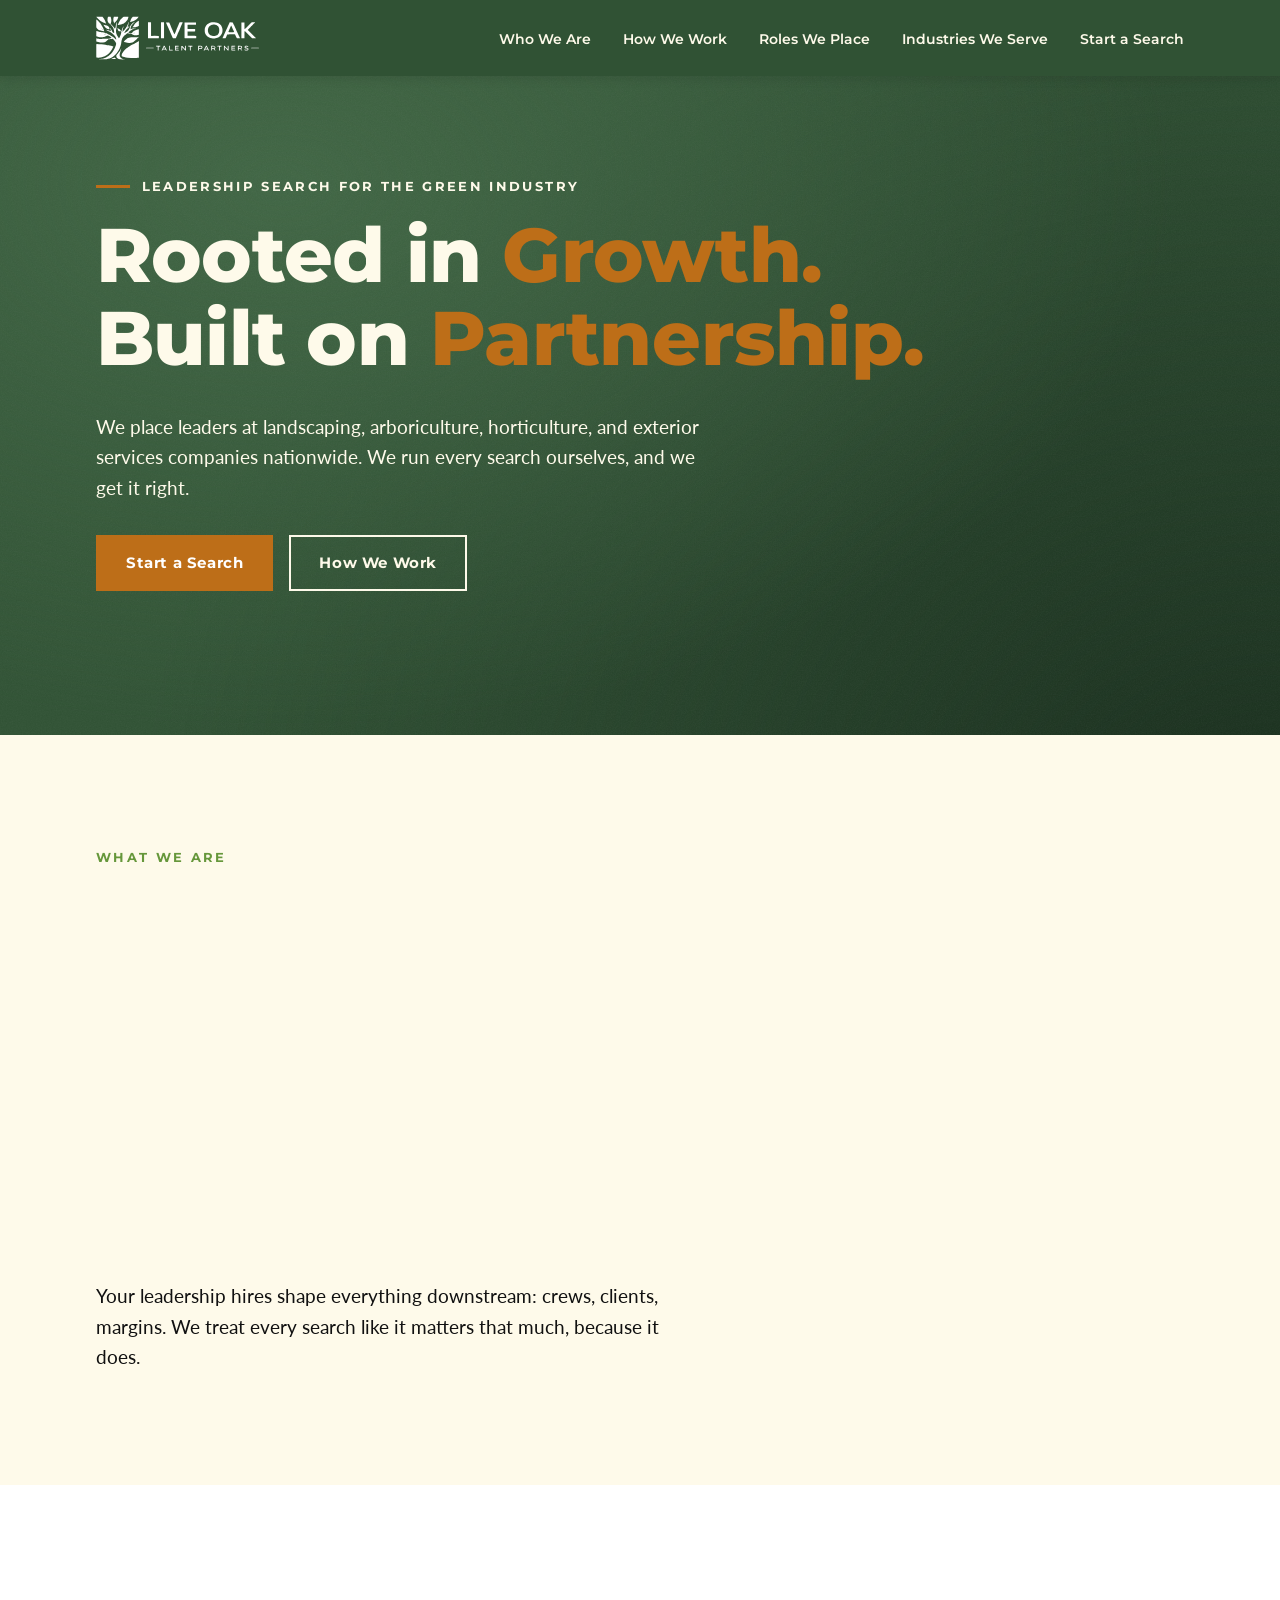
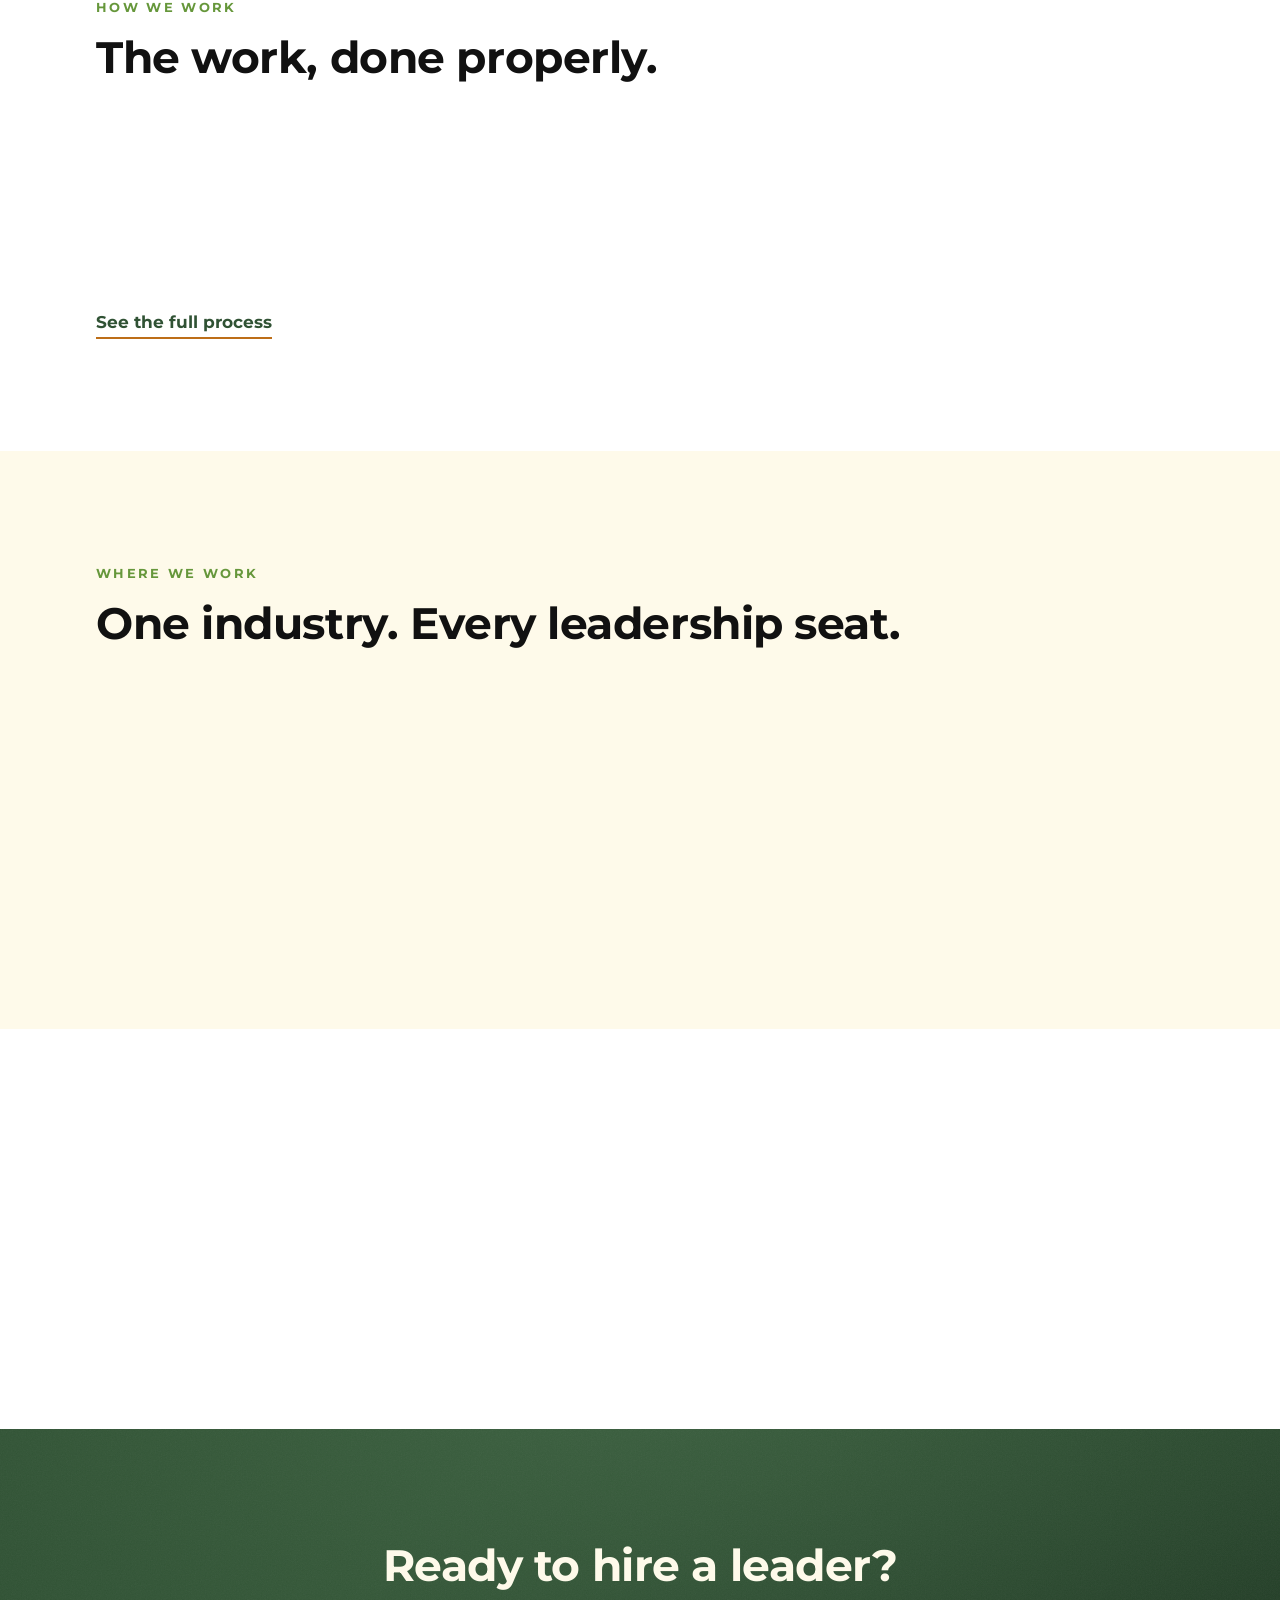
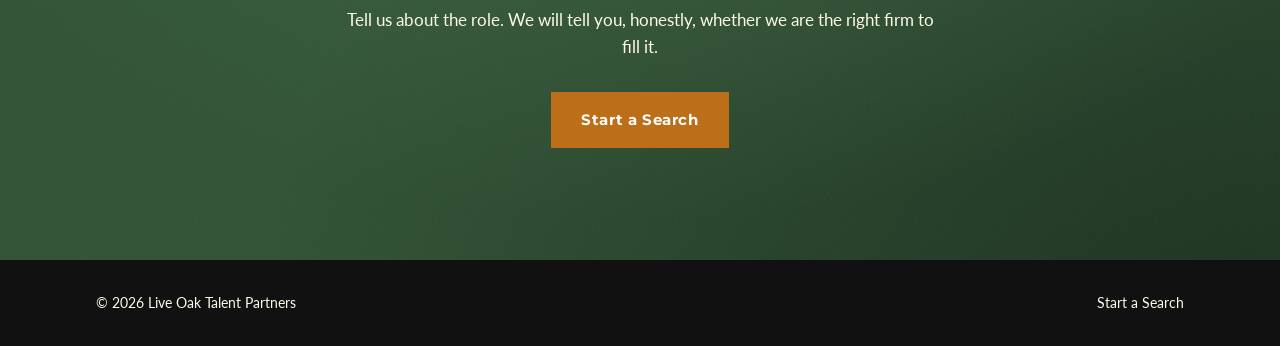
<file: index.html>
<!DOCTYPE html>
<html lang="en">
<head>
  <meta charset="UTF-8">
  <meta name="viewport" content="width=device-width, initial-scale=1.0">
  <title>Live Oak Talent Partners | Leadership Hiring for the Green Industry</title>
  <meta name="description" content="Leadership search for landscaping, arboriculture, horticulture, and exterior services companies. We place leaders, and we run every search ourselves.">
  <link rel="preconnect" href="https://fonts.googleapis.com">
  <link rel="preconnect" href="https://fonts.gstatic.com" crossorigin>
  <link href="https://fonts.googleapis.com/css2?family=Montserrat:wght@600;700;800&family=Lato:wght@400;700&display=swap" rel="stylesheet">
  <link rel="stylesheet" href="styles.css">
</head>
<body>

  <header class="site-header">
    <div class="container">
      <a class="wordmark" href="index.html">
        <img src="assets/logo-white.svg" alt="Live Oak Talent Partners" width="163" height="44">
      </a>
      <button class="nav-toggle" aria-expanded="false" aria-controls="site-nav" aria-label="Menu">
        <span></span><span></span><span></span>
      </button>
      <nav class="site-nav" id="site-nav" aria-label="Main">
        <ul>
          <li><a href="pages/who-we-are.html">Who We Are</a></li>
          <li><a href="pages/how-we-work.html">How We Work</a></li>
          <li><a href="pages/roles-we-place.html">Roles We Place</a></li>
          <li><a href="pages/industries-we-serve.html">Industries We Serve</a></li>
          <li><a href="pages/start-a-search.html">Start a Search</a></li>
        </ul>
      </nav>
    </div>
  </header>

  <main>

    <section class="hero">
      <div class="container">
        <p class="eyebrow">Leadership Search for the Green Industry</p>
        <h1>Rooted in <span class="accent">Growth.</span> Built on <span class="accent">Partnership.</span></h1>
        <p class="lede">We place leaders at landscaping, arboriculture, horticulture, and exterior services companies nationwide. We run every search ourselves, and we get it right.</p>
        <div class="hero-actions">
          <a class="button button-solid" href="pages/start-a-search.html">Start a Search</a>
          <a class="button button-outline" href="pages/how-we-work.html">How We Work</a>
        </div>
      </div>
    </section>

    <section class="section positioning">
      <div class="container">
        <p class="eyebrow">What We Are</p>
        <h2 data-reveal>Attention to detail is the product.</h2>
        <ul class="not-list" data-reveal>
          <li class="struck">A staffing agency.</li>
          <li class="struck">A job board.</li>
          <li class="struck">A resume-forwarding firm.</li>
          <li class="resolve">A search partner.</li>
        </ul>
        <p class="lede">Your leadership hires shape everything downstream: crews, clients, margins. We treat every search like it matters that much, because it does.</p>
      </div>
    </section>

    <section class="section process">
      <div class="container">
        <p class="eyebrow">How We Work</p>
        <h2>The work, done properly.</h2>
        <div class="process-grid" data-reveal>
          <div>
            <p class="step-number">01</p>
            <h3>Understand</h3>
            <p>We learn the role, the company, and what success actually looks like before anyone gets a call.</p>
          </div>
          <div>
            <p class="step-number">02</p>
            <h3>Search</h3>
            <p>We do the sourcing and vetting ourselves. No handoffs, no junior recruiters, no volume game.</p>
          </div>
          <div>
            <p class="step-number">03</p>
            <h3>Deliver</h3>
            <p>You meet a short list of leaders who fit the role, the culture, and the plan. Then we see it through.</p>
          </div>
        </div>
        <a class="text-link" href="pages/how-we-work.html">See the full process</a>
      </div>
    </section>

    <section class="section">
      <div class="container">
        <p class="eyebrow">Where We Work</p>
        <h2>One industry. Every leadership seat.</h2>
        <div class="pathways-grid" data-reveal>
          <div class="pathway">
            <h3>Roles We Place</h3>
            <p>Presidents, general managers, branch leaders, operations directors, and the senior roles that keep growth on track.</p>
            <a class="text-link" href="pages/roles-we-place.html">Explore roles</a>
          </div>
          <div class="pathway">
            <h3>Industries We Serve</h3>
            <p>Commercial landscaping, arboriculture, horticulture, lawn care, and exterior services. The green industry is all we do.</p>
            <a class="text-link" href="pages/industries-we-serve.html">Explore industries</a>
          </div>
        </div>
      </div>
    </section>

    <section class="section quote">
      <div class="container">
        <!-- Social proof placeholder. Swap in a real client quote
             and attribution before launch. -->
        <blockquote data-reveal>
          &ldquo;Client testimonial goes here. One strong sentence about the search, the communication, and the hire.&rdquo;
          <cite>Name, Title, Company</cite>
        </blockquote>
      </div>
    </section>

    <section class="section cta-band">
      <div class="container">
        <h2>Ready to hire a leader?</h2>
        <p>Tell us about the role. We will tell you, honestly, whether we are the right firm to fill it.</p>
        <a class="button button-solid" href="pages/start-a-search.html">Start a Search</a>
      </div>
    </section>

  </main>

  <footer class="site-footer">
    <div class="container">
      <p>&copy; 2026 Live Oak Talent Partners</p>
      <p><a href="pages/start-a-search.html">Start a Search</a></p>
    </div>
  </footer>

  <script src="script.js"></script>
</body>
</html>
</file>
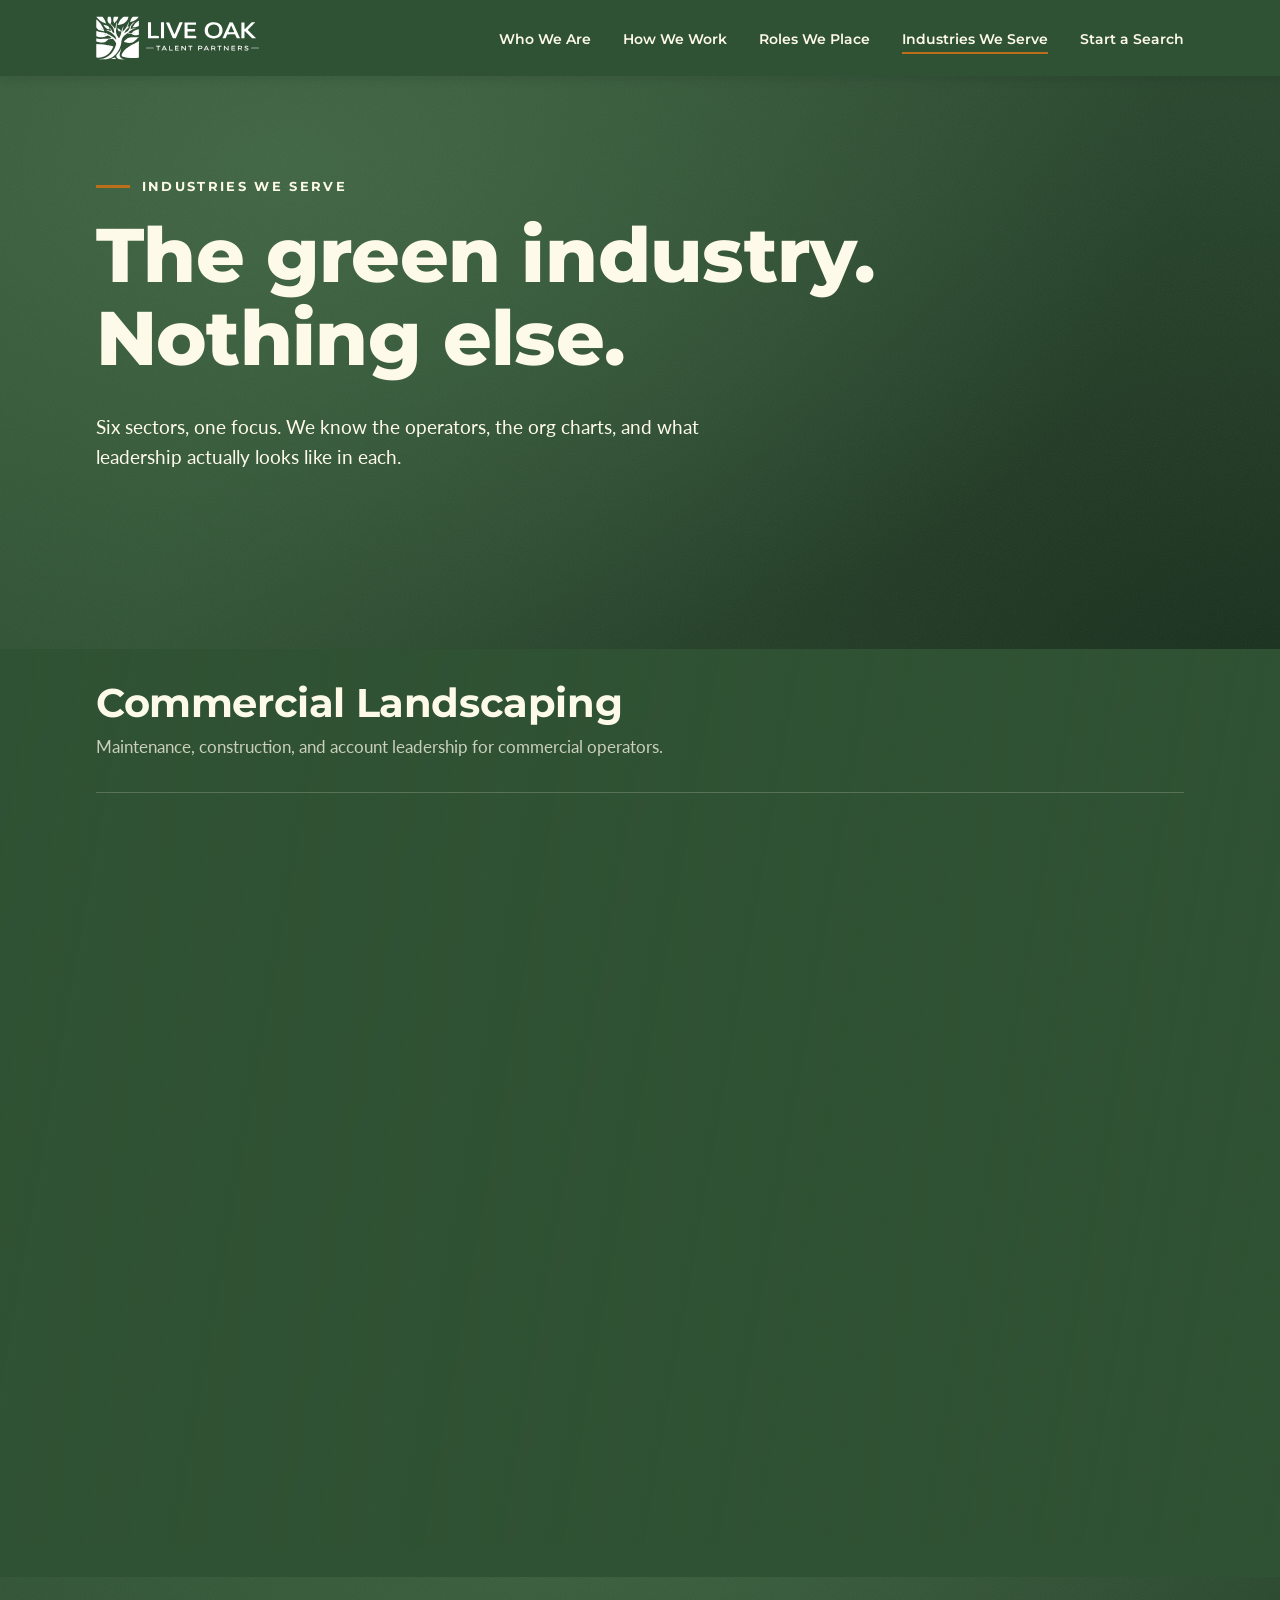
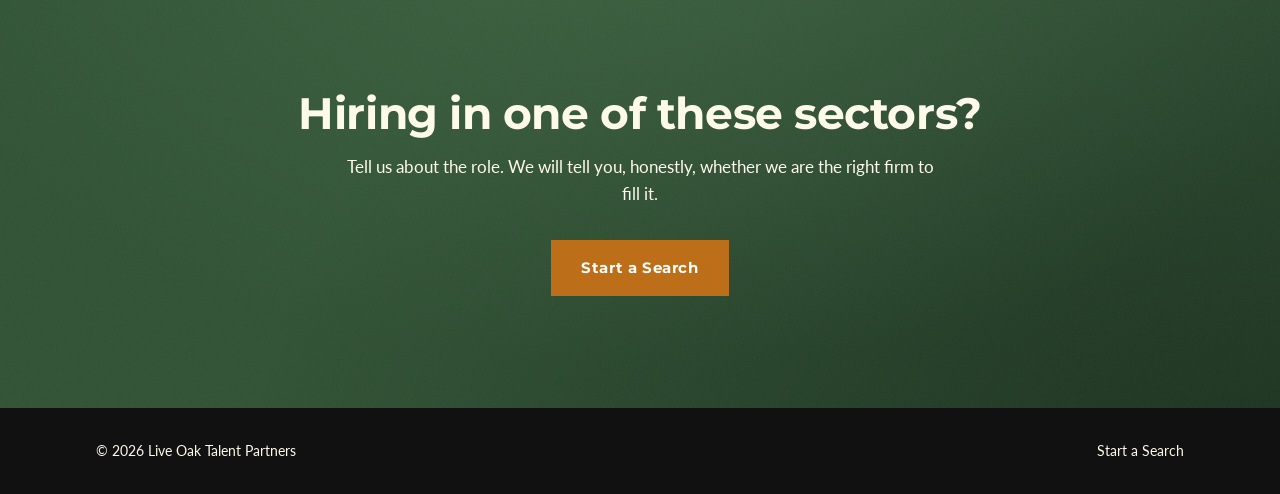
<file: industries-we-serve.html>
<!DOCTYPE html>
<html lang="en">
<head>
  <meta charset="UTF-8">
  <meta name="viewport" content="width=device-width, initial-scale=1.0">
  <title>Industries We Serve | Live Oak Talent Partners</title>
  <meta name="description" content="Executive search across commercial landscaping, horticulture and nurseries, arboriculture, snow and exterior services, residential design-build, and golf and sports turf.">
  <link rel="preconnect" href="https://fonts.googleapis.com">
  <link rel="preconnect" href="https://fonts.gstatic.com" crossorigin>
  <link href="https://fonts.googleapis.com/css2?family=Montserrat:wght@600;700;800&family=Lato:wght@400;700&display=swap" rel="stylesheet">
  <link rel="stylesheet" href="../styles.css">
</head>
<body>

  <header class="site-header">
    <div class="container">
      <a class="wordmark" href="../index.html">
        <img src="../assets/logo-white.svg" alt="Live Oak Talent Partners" width="163" height="44">
      </a>
      <nav class="site-nav" aria-label="Main">
        <ul>
          <li><a href="who-we-are.html">Who We Are</a></li>
          <li><a href="how-we-work.html">How We Work</a></li>
          <li><a href="roles-we-place.html">Roles We Place</a></li>
          <li><a href="industries-we-serve.html" aria-current="page">Industries We Serve</a></li>
          <li><a href="start-a-search.html">Start a Search</a></li>
        </ul>
      </nav>
    </div>
  </header>

  <main>

    <section class="hero hero-compact">
      <div class="container">
        <p class="eyebrow">Industries We Serve</p>
        <h1>The green industry. Nothing else.</h1>
        <p class="lede">Six sectors, one focus. We know the operators, the org charts, and what leadership actually looks like in each.</p>
      </div>
    </section>

    <section class="industry-index" aria-label="Industries">
      <!-- Background photos crossfade behind the list on hover.
           Images live in /assets/ with the filenames below.
           Until a photo exists, the panel stays solid dark green. -->
      <div class="industry-bgs" aria-hidden="true">
        <div class="industry-bg" data-bg="landscaping"></div>
        <div class="industry-bg" data-bg="horticulture"></div>
        <div class="industry-bg" data-bg="arboriculture"></div>
        <div class="industry-bg" data-bg="exterior"></div>
        <div class="industry-bg" data-bg="residential"></div>
        <div class="industry-bg" data-bg="golf"></div>
      </div>
      <div class="container">
        <ul class="industry-list">
          <li class="industry-row" data-industry="landscaping" data-reveal>
            <h2>Commercial Landscaping</h2>
            <p>Maintenance, construction, and account leadership for commercial operators.</p>
          </li>
          <li class="industry-row" data-industry="horticulture" data-reveal>
            <h2>Horticulture &amp; Nurseries</h2>
            <p>Greenhouse growers, nurseries, and wholesale plant production.</p>
          </li>
          <li class="industry-row" data-industry="arboriculture" data-reveal>
            <h2>Arboriculture</h2>
            <p>Tree care companies, from regional firms to national platforms.</p>
          </li>
          <li class="industry-row" data-industry="exterior" data-reveal>
            <h2>Snow &amp; Exterior Services</h2>
            <p>Snow and ice management, irrigation, hardscape, and exterior maintenance.</p>
          </li>
          <li class="industry-row" data-industry="residential" data-reveal>
            <h2>Residential &amp; Design-Build</h2>
            <p>High-end residential landscape firms and design-build studios.</p>
          </li>
          <li class="industry-row" data-industry="golf" data-reveal>
            <h2>Golf &amp; Sports Turf</h2>
            <p>Golf courses, clubs, and sports field management.</p>
          </li>
        </ul>
      </div>
    </section>

    <section class="section cta-band">
      <div class="container">
        <h2>Hiring in one of these sectors?</h2>
        <p>Tell us about the role. We will tell you, honestly, whether we are the right firm to fill it.</p>
        <a class="button button-solid" href="start-a-search.html">Start a Search</a>
      </div>
    </section>

  </main>

  <footer class="site-footer">
    <div class="container">
      <p>&copy; 2026 Live Oak Talent Partners</p>
      <p><a href="start-a-search.html">Start a Search</a></p>
    </div>
  </footer>

  <script src="../script.js"></script>
</body>
</html>
</file>
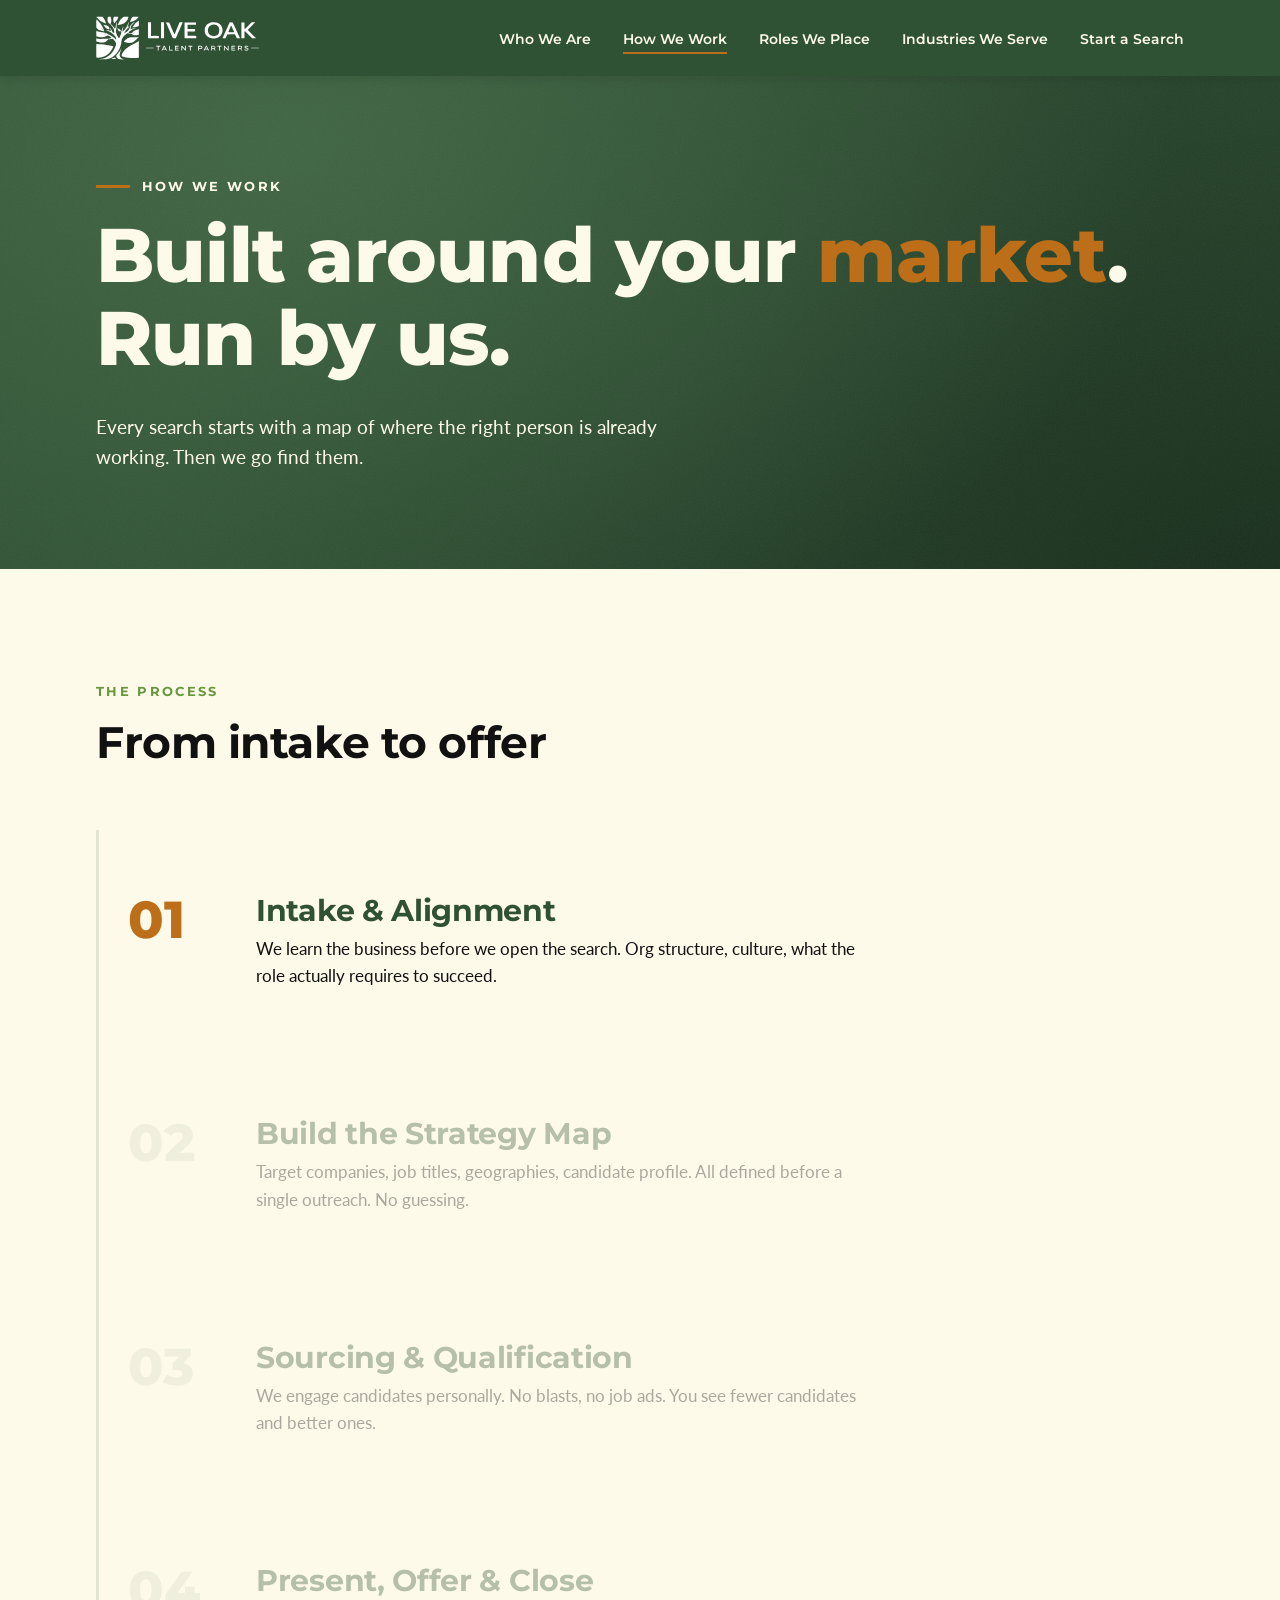
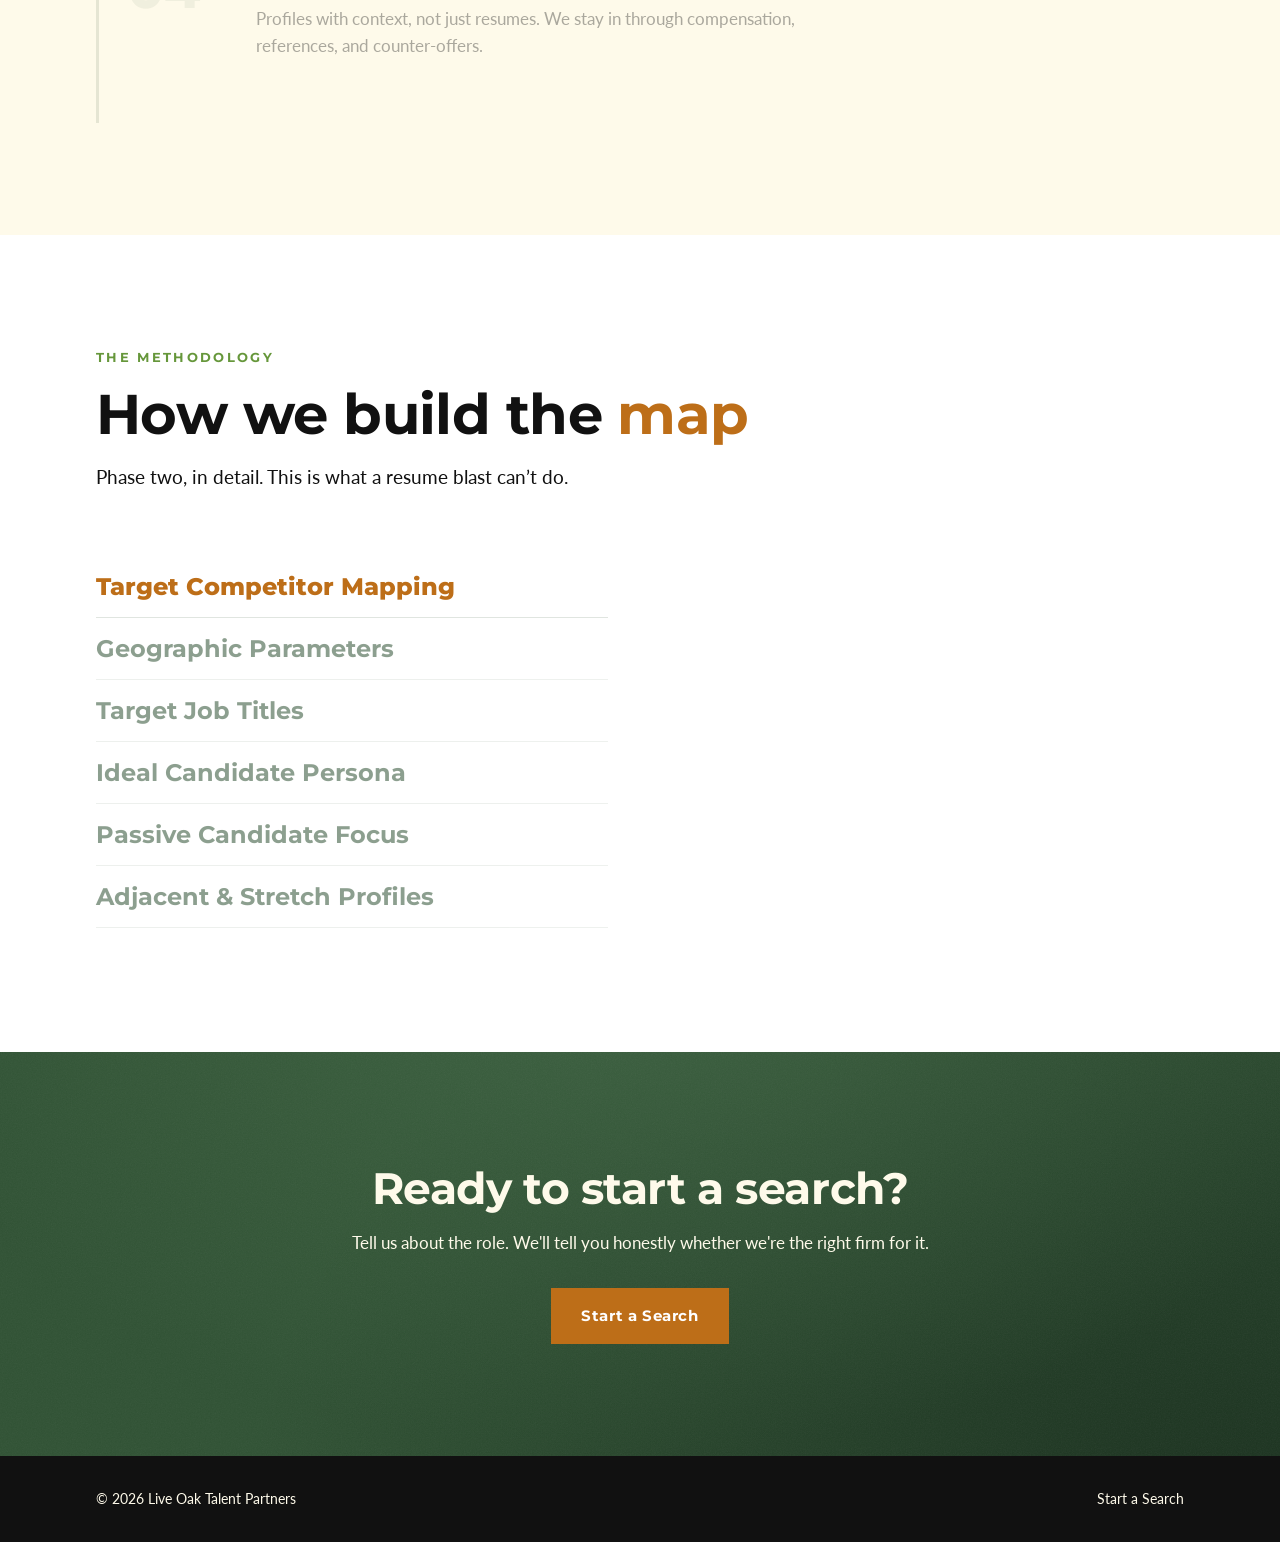
<file: pages/how-we-work.html>
<!DOCTYPE html>
<html lang="en">
<head>
  <meta charset="UTF-8">
  <meta name="viewport" content="width=device-width, initial-scale=1.0">
  <title>How We Work | Live Oak Talent Partners</title>
  <meta name="description" content="Live Oak runs every search personally -- from a structured intake through targeted sourcing to offer close. See how we build a search.">
  <link rel="preconnect" href="https://fonts.googleapis.com">
  <link rel="preconnect" href="https://fonts.gstatic.com" crossorigin>
  <link href="https://fonts.googleapis.com/css2?family=Montserrat:wght@600;700;800&family=Lato:wght@400;700&display=swap" rel="stylesheet">
  <link rel="stylesheet" href="../styles.css">
</head>
<body>

  <header class="site-header">
    <div class="container">
      <a class="wordmark" href="../index.html">
        <img src="../assets/logo-white.svg" alt="Live Oak Talent Partners" width="163" height="44">
      </a>
      <button class="nav-toggle" aria-expanded="false" aria-controls="site-nav" aria-label="Menu">
        <span></span><span></span><span></span>
      </button>
      <nav class="site-nav" id="site-nav" aria-label="Main">
        <ul>
          <li><a href="who-we-are.html">Who We Are</a></li>
          <li><a href="how-we-work.html" aria-current="page">How We Work</a></li>
          <li><a href="roles-we-place.html">Roles We Place</a></li>
          <li><a href="industries-we-serve.html">Industries We Serve</a></li>
          <li><a href="start-a-search.html">Start a Search</a></li>
        </ul>
      </nav>
    </div>
  </header>

  <main>

    <section class="page-hero">
      <div class="container">
        <p class="eyebrow">How We Work</p>
        <h1>Built around your <span class="accent">market</span>. Run by us.</h1>
        <p class="lede">Every search starts with a map of where the right person is already working. Then we go find them.</p>
      </div>
    </section>

    <section class="section">
      <div class="container">
        <p class="eyebrow">The Process</p>
        <h2>From intake to offer</h2>
        <ol class="phase-list">
          <li class="phase is-active">
            <div class="phase-number" aria-hidden="true">01</div>
            <div class="phase-body">
              <h3>Intake &amp; Alignment</h3>
              <p>We learn the business before we open the search. Org structure, culture, what the role actually requires to succeed.</p>
            </div>
          </li>
          <li class="phase">
            <div class="phase-number" aria-hidden="true">02</div>
            <div class="phase-body">
              <h3>Build the Strategy Map</h3>
              <p>Target companies, job titles, geographies, candidate profile. All defined before a single outreach. No guessing.</p>
            </div>
          </li>
          <li class="phase">
            <div class="phase-number" aria-hidden="true">03</div>
            <div class="phase-body">
              <h3>Sourcing &amp; Qualification</h3>
              <p>We engage candidates personally. No blasts, no job ads. You see fewer candidates and better ones.</p>
            </div>
          </li>
          <li class="phase">
            <div class="phase-number" aria-hidden="true">04</div>
            <div class="phase-body">
              <h3>Present, Offer &amp; Close</h3>
              <p>Profiles with context, not just resumes. We stay in through compensation, references, and counter-offers.</p>
            </div>
          </li>
        </ol>
      </div>
    </section>

    <section class="section strategy-map">
      <div class="container">
        <p class="eyebrow">The Methodology</p>
        <h2>How we build the <span class="accent">map</span></h2>
        <p class="lede">Phase two, in detail. This is what a resume blast can’t do.</p>
        <div class="map-spotlight">
          <ul class="map-terms">
            <li class="map-term is-active" data-map="competitors">
              <button type="button">Target Competitor Mapping</button>
              <span class="map-term-detail">The companies where top performers in your sector are already <span class="accent">working and proven</span>.</span>
            </li>
            <li class="map-term" data-map="geography">
              <button type="button">Geographic Parameters</button>
              <span class="map-term-detail">Where qualified talent actually lives, and what relocation is realistic. <span class="accent">Real pools</span>, not inflated pipelines.</span>
            </li>
            <li class="map-term" data-map="titles">
              <button type="button">Target Job Titles</button>
              <span class="map-term-detail">The exact titles and functional backgrounds that indicate <span class="accent">success in the role</span>.</span>
            </li>
            <li class="map-term" data-map="persona">
              <button type="button">Ideal Candidate Persona</button>
              <span class="map-term-detail"><span class="accent">Beyond the resume:</span> leadership style, operational strengths, and fit with your organization.</span>
            </li>
            <li class="map-term" data-map="passive">
              <button type="button">Passive Candidate Focus</button>
              <span class="map-term-detail">People not actively searching but open to the right opportunity. Consistently the <span class="accent">stronger pool</span>.</span>
            </li>
            <li class="map-term" data-map="stretch">
              <button type="button">Adjacent &amp; Stretch Profiles</button>
              <span class="map-term-detail">Adjacent industries and candidates who do not check every box but show <span class="accent">clear potential</span> to grow into the role.</span>
            </li>
          </ul>
          <div class="map-display" aria-hidden="true">
          <div class="map-detail-glide">
          <div class="map-water" aria-hidden="true"></div>
          <div class="map-detail is-active" data-map="competitors">
            <span class="map-index" aria-hidden="true">01 / 06</span>
            <p class="map-def">The companies where top performers in your sector are already <span class="accent">working and proven</span>.</p>
                    </div>
          <div class="map-detail" data-map="geography">
            <span class="map-index" aria-hidden="true">02 / 06</span>
            <p class="map-def">Where qualified talent actually lives, and what relocation is realistic. <span class="accent">Real pools</span>, not inflated pipelines.</p>
                    </div>
          <div class="map-detail" data-map="titles">
            <span class="map-index" aria-hidden="true">03 / 06</span>
            <p class="map-def">The exact titles and functional backgrounds that indicate <span class="accent">success in the role</span>.</p>
                    </div>
          <div class="map-detail" data-map="persona">
            <span class="map-index" aria-hidden="true">04 / 06</span>
            <p class="map-def"><span class="accent">Beyond the resume:</span> leadership style, operational strengths, and fit with your organization.</p>
                    </div>
          <div class="map-detail" data-map="passive">
            <span class="map-index" aria-hidden="true">05 / 06</span>
            <p class="map-def">People not actively searching but open to the right opportunity. Consistently the <span class="accent">stronger pool</span>.</p>
                    </div>
          <div class="map-detail" data-map="stretch">
            <span class="map-index" aria-hidden="true">06 / 06</span>
            <p class="map-def">Adjacent industries and candidates who do not check every box but show <span class="accent">clear potential</span> to grow into the role.</p>
                    </div>
          </div>
          </div>
        </div>
      </div>
    </section>

    <section class="section cta-band">
      <div class="container">
        <h2>Ready to start a search?</h2>
        <p>Tell us about the role. We'll tell you honestly whether we're the right firm for it.</p>
        <a class="button button-solid" href="start-a-search.html">Start a Search</a>
      </div>
    </section>

  </main>

  <footer class="site-footer">
    <div class="container">
      <p>&copy; 2026 Live Oak Talent Partners</p>
      <p><a href="start-a-search.html">Start a Search</a></p>
    </div>
  </footer>

  <script src="../script.js"></script>
</body>
</html>
</file>
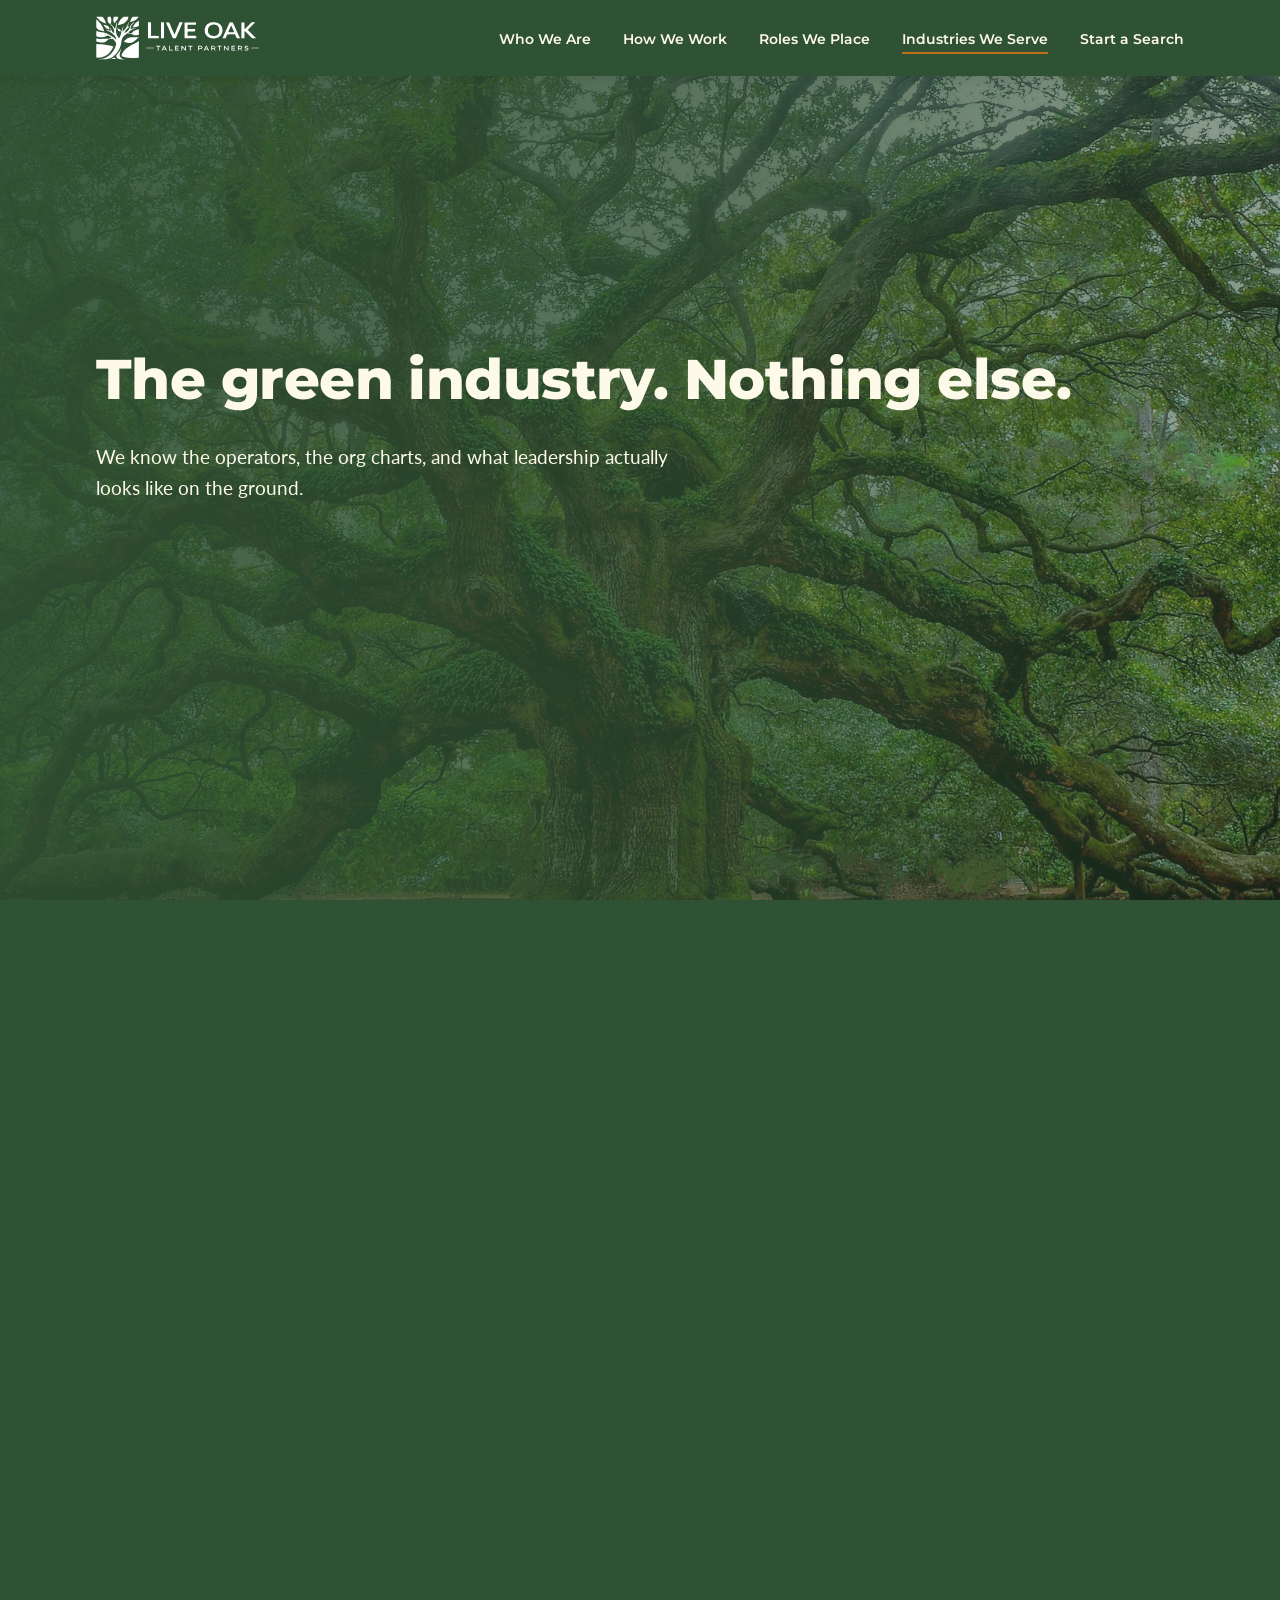
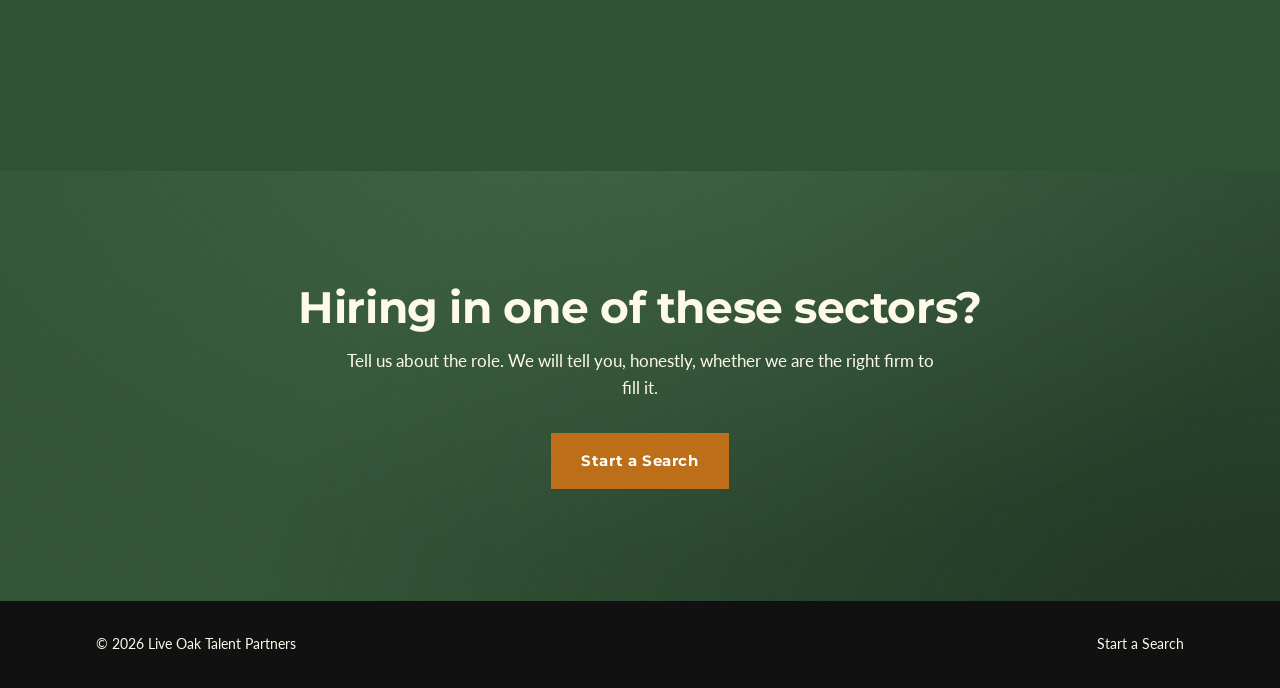
<file: pages/industries-we-serve.html>
<!DOCTYPE html>
<html lang="en">
<head>
  <meta charset="UTF-8">
  <meta name="viewport" content="width=device-width, initial-scale=1.0">
  <title>Industries We Serve | Live Oak Talent Partners</title>
  <meta name="description" content="Executive search across commercial landscaping, horticulture and nurseries, arboriculture, snow and exterior services, residential design-build, and golf and sports turf.">
  <link rel="preconnect" href="https://fonts.googleapis.com">
  <link rel="preconnect" href="https://fonts.gstatic.com" crossorigin>
  <link href="https://fonts.googleapis.com/css2?family=Montserrat:wght@600;700;800&family=Lato:wght@400;700&display=swap" rel="stylesheet">
  <link rel="stylesheet" href="../styles.css">
</head>
<body>

  <header class="site-header">
    <div class="container">
      <a class="wordmark" href="../index.html">
        <img src="../assets/logo-white.svg" alt="Live Oak Talent Partners" width="163" height="44">
      </a>
      <button class="nav-toggle" aria-expanded="false" aria-controls="site-nav" aria-label="Menu">
        <span></span><span></span><span></span>
      </button>
      <nav class="site-nav" id="site-nav" aria-label="Main">
        <ul>
          <li><a href="who-we-are.html">Who We Are</a></li>
          <li><a href="how-we-work.html">How We Work</a></li>
          <li><a href="roles-we-place.html">Roles We Place</a></li>
          <li><a href="industries-we-serve.html" aria-current="page">Industries We Serve</a></li>
          <li><a href="start-a-search.html">Start a Search</a></li>
        </ul>
      </nav>
    </div>
  </header>

  <main>

    <section class="industry-index" aria-label="Industries">
      <!-- Background photos crossfade behind the list on hover.
           Images live in /assets/ with the filenames below.
           Until a photo exists, the panel stays solid dark green. -->
      <div class="industry-bgs" aria-hidden="true">
        <div class="industry-bg is-active" data-bg="liveoak"></div>
        <div class="industry-bg" data-bg="landscaping"></div>
        <div class="industry-bg" data-bg="horticulture"></div>
        <div class="industry-bg" data-bg="arboriculture"></div>
        <div class="industry-bg" data-bg="exterior"></div>
        <div class="industry-bg" data-bg="residential"></div>
        <div class="industry-bg" data-bg="golf"></div>
      </div>
      <div class="container">
        <div class="industry-intro">
          <h1>The green industry. Nothing else.</h1>
          <p class="lede">We know the operators, the org charts, and what leadership actually looks like on the ground.</p>
        </div>
        <ul class="industry-list">
          <li class="industry-row" data-industry="landscaping" data-reveal>
            <h2>Commercial Landscaping</h2>
            <p>Maintenance and landscape construction companies serving commercial properties.</p>
          </li>
          <li class="industry-row" data-industry="horticulture" data-reveal>
            <h2>Horticulture &amp; Nurseries</h2>
            <p>Greenhouse growers, nurseries, and wholesale plant production.</p>
          </li>
          <li class="industry-row" data-industry="arboriculture" data-reveal>
            <h2>Arboriculture</h2>
            <p>Tree care companies, from regional firms to national platforms.</p>
          </li>
          <li class="industry-row" data-industry="exterior" data-reveal>
            <h2>Snow &amp; Exterior Services</h2>
            <p>Snow and ice management, irrigation, and year-round exterior maintenance.</p>
          </li>
          <li class="industry-row" data-industry="residential" data-reveal>
            <h2>Residential &amp; Design-Build</h2>
            <p>High-end residential landscape firms, design-build studios, and outdoor living construction.</p>
          </li>
          <li class="industry-row" data-industry="golf" data-reveal>
            <h2>Golf &amp; Sports Turf</h2>
            <p>Golf courses, clubs, and sports field management.</p>
          </li>
        </ul>
      </div>
    </section>

    <section class="section cta-band">
      <div class="container">
        <h2>Hiring in one of these sectors?</h2>
        <p>Tell us about the role. We will tell you, honestly, whether we are the right firm to fill it.</p>
        <a class="button button-solid" href="start-a-search.html">Start a Search</a>
      </div>
    </section>

  </main>

  <footer class="site-footer">
    <div class="container">
      <p>&copy; 2026 Live Oak Talent Partners</p>
      <p><a href="start-a-search.html">Start a Search</a></p>
    </div>
  </footer>

  <script src="../script.js"></script>
</body>
</html>
</file>
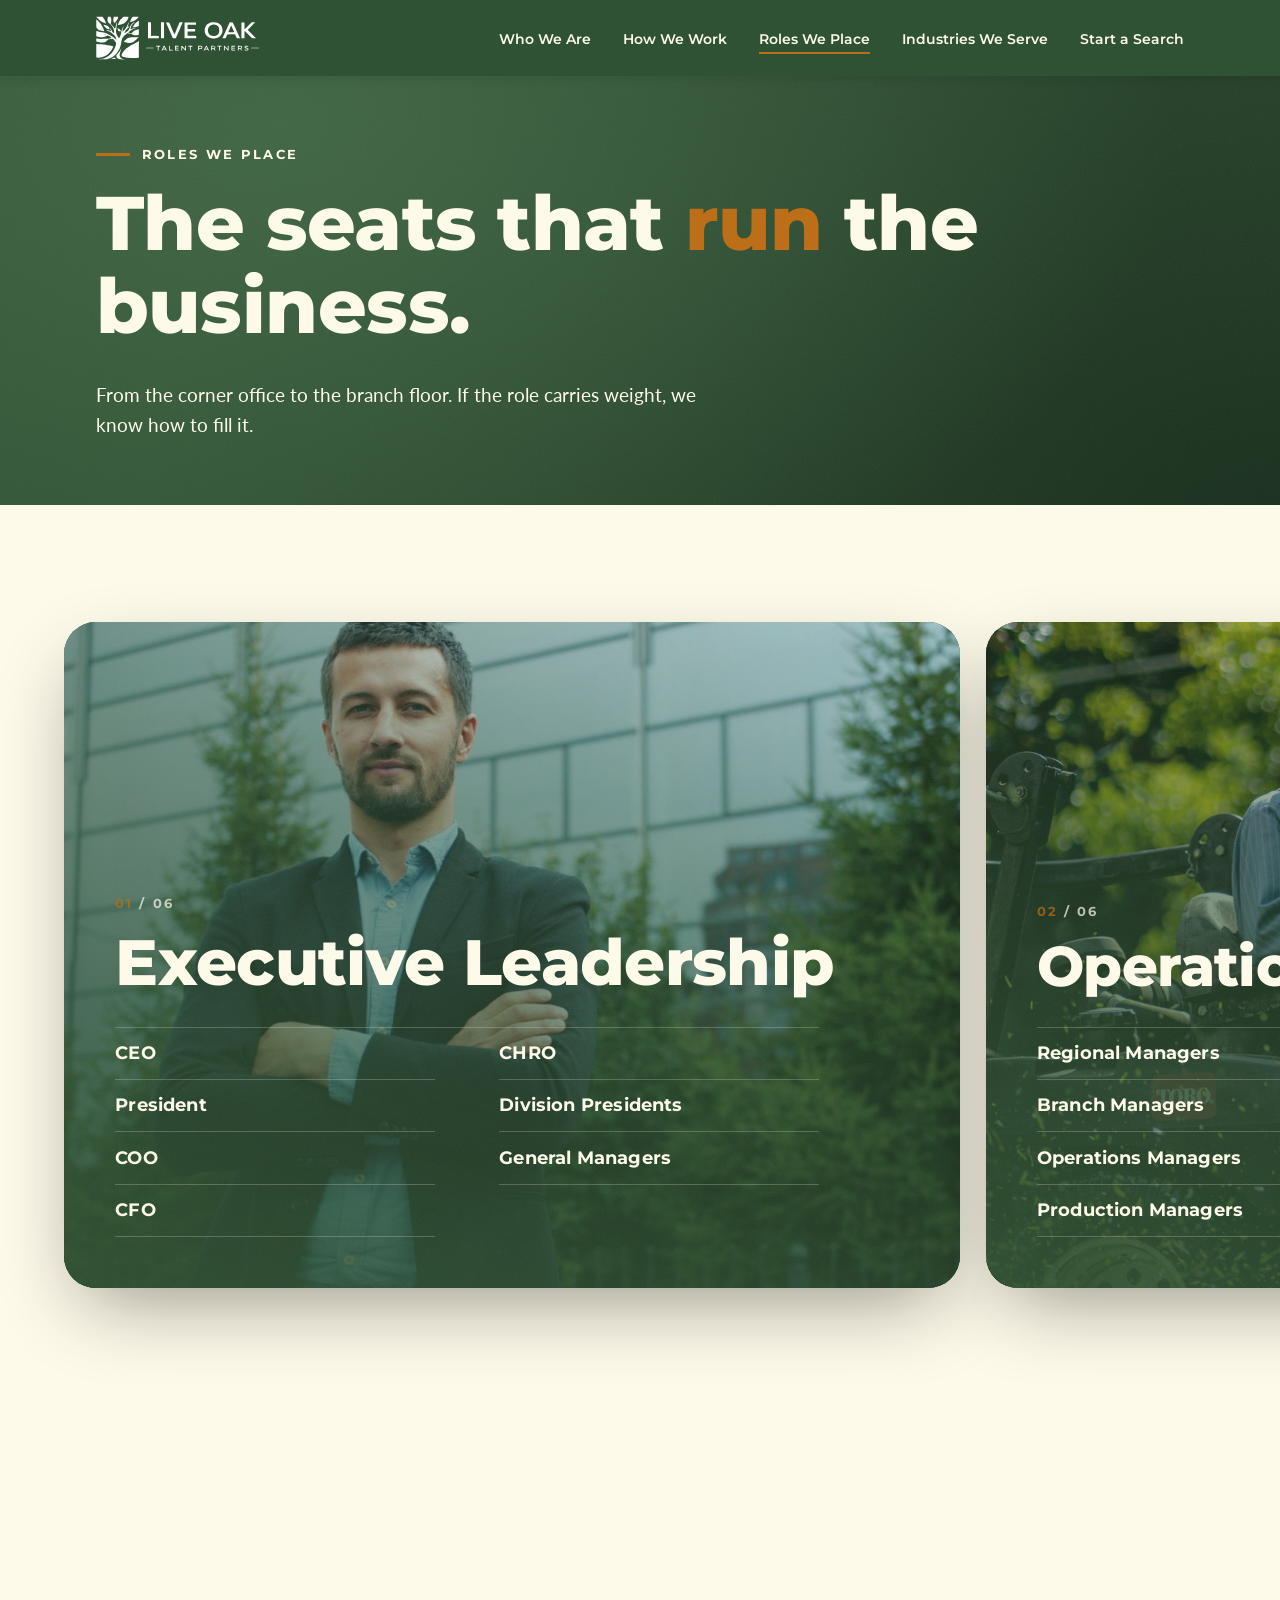
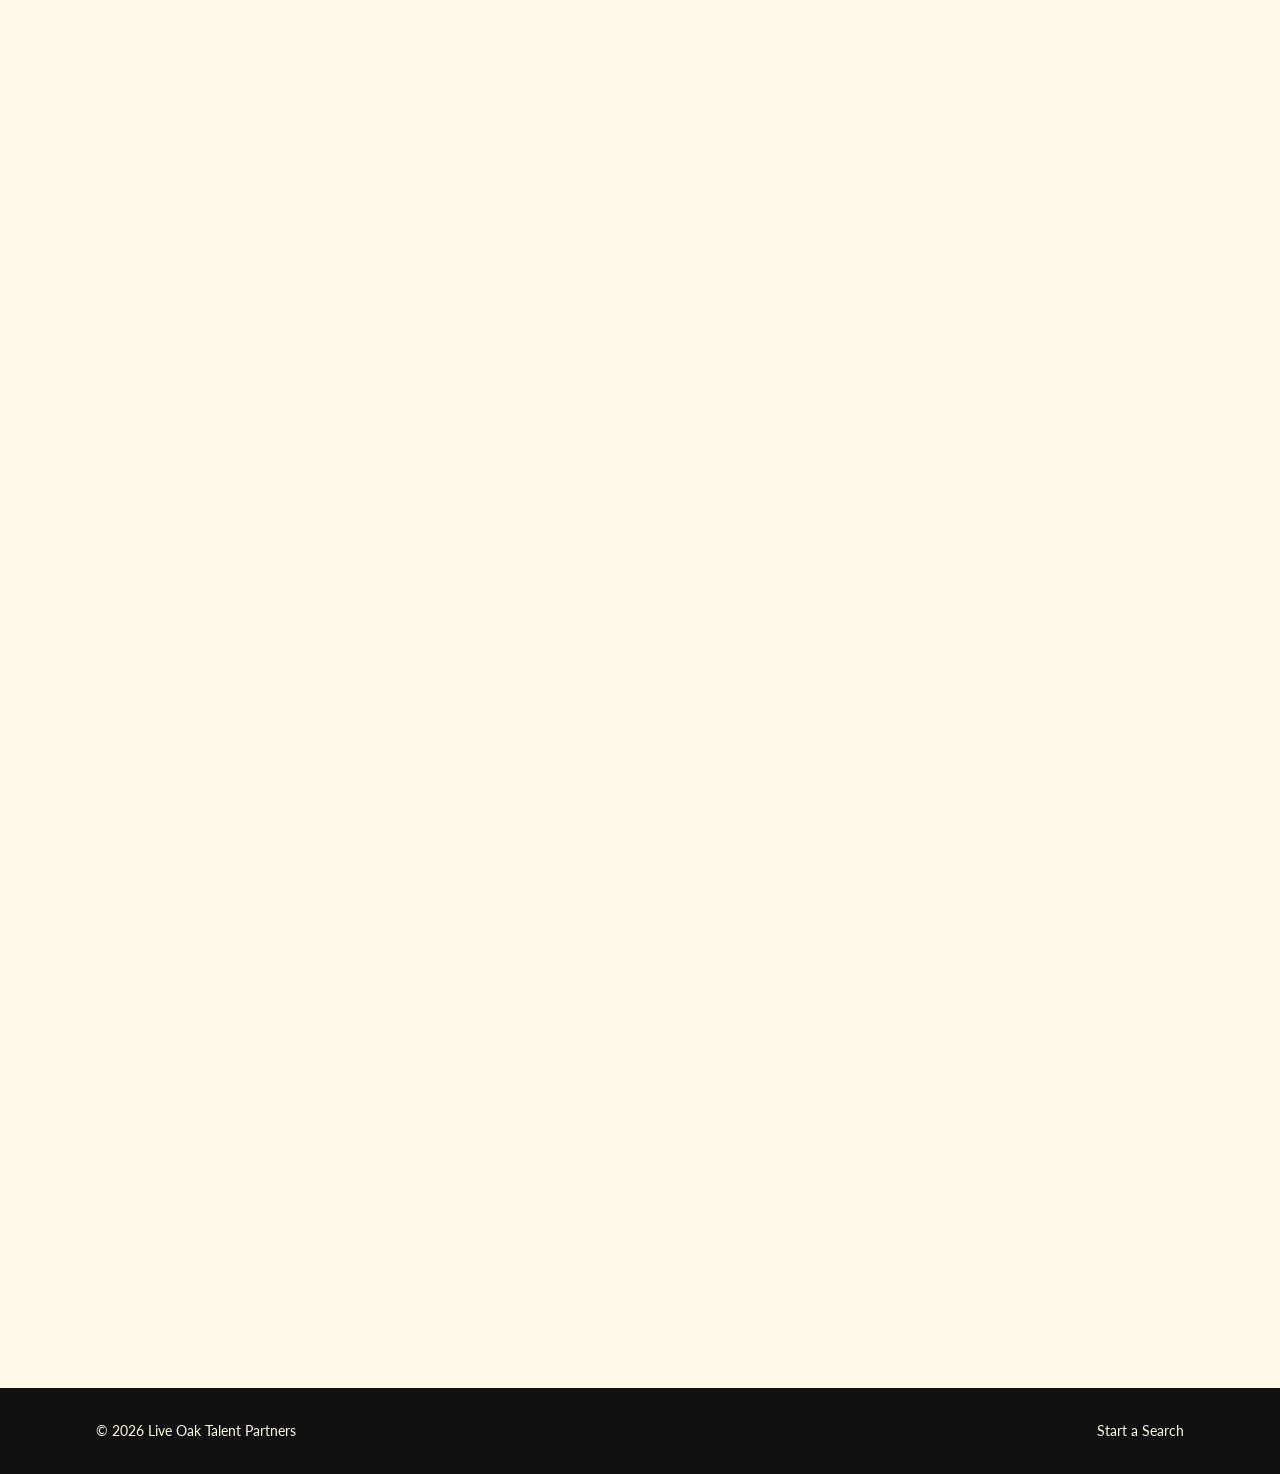
<file: pages/roles-we-place.html>
<!DOCTYPE html>
<html lang="en">
<head>
  <meta charset="UTF-8">
  <meta name="viewport" content="width=device-width, initial-scale=1.0">
  <title>Roles We Place | Live Oak Talent Partners</title>
  <meta name="description" content="The leadership roles Live Oak places across the green industry: executive leadership, operations, sales and client management, and design and technical seats.">
  <link rel="preconnect" href="https://fonts.googleapis.com">
  <link rel="preconnect" href="https://fonts.gstatic.com" crossorigin>
  <link href="https://fonts.googleapis.com/css2?family=Montserrat:wght@600;700;800&family=Lato:wght@400;700&display=swap" rel="stylesheet">
  <link rel="stylesheet" href="../styles.css">
</head>
<body>

  <header class="site-header">
    <div class="container">
      <a class="wordmark" href="../index.html">
        <img src="../assets/logo-white.svg" alt="Live Oak Talent Partners" width="163" height="44">
      </a>
      <button class="nav-toggle" aria-expanded="false" aria-controls="site-nav" aria-label="Menu">
        <span></span><span></span><span></span>
      </button>
      <nav class="site-nav" id="site-nav" aria-label="Main">
        <ul>
          <li><a href="who-we-are.html">Who We Are</a></li>
          <li><a href="how-we-work.html">How We Work</a></li>
          <li><a href="roles-we-place.html" aria-current="page">Roles We Place</a></li>
          <li><a href="industries-we-serve.html">Industries We Serve</a></li>
          <li><a href="start-a-search.html">Start a Search</a></li>
        </ul>
      </nav>
    </div>
  </header>

  <main>

    <section class="page-hero compact">
      <div class="container">
        <p class="eyebrow">Roles We Place</p>
        <h1>The seats that <span class="accent">run</span> the business.</h1>
        <p class="lede">From the corner office to the branch floor. If the role carries weight, we know how to fill it.</p>
      </div>
    </section>

    <section class="sweep" aria-label="Roles we place">
      <div class="sweep-pin">
        <ol class="sweep-track">
          <li class="sweep-card sweep-card-exec">
            <div class="sweep-photo"></div>
            <div class="sweep-content">
              <p class="sweep-index"><span>01</span> / 06</p>
              <h2>Executive Leadership</h2>
              <ul class="role-roster">
                <li>CEO</li>
                <li>President</li>
                <li>COO</li>
                <li>CFO</li>
                <li>CHRO</li>
                <li>Division Presidents</li>
                <li>General Managers</li>
              </ul>
            </div>
          </li>
          <li class="sweep-card sweep-card-ops">
            <div class="sweep-photo"></div>
            <div class="sweep-content">
              <p class="sweep-index"><span>02</span> / 06</p>
              <h2>Operations</h2>
              <ul class="role-roster">
                <li>Regional Managers</li>
                <li>Branch Managers</li>
                <li>Operations Managers</li>
                <li>Production Managers</li>
                <li>Irrigation Managers</li>
                <li>Fleet Managers</li>
                <li>Safety Directors</li>
              </ul>
            </div>
          </li>
          <li class="sweep-card sweep-card-growing">
            <div class="sweep-photo"></div>
            <div class="sweep-content">
              <p class="sweep-index"><span>03</span> / 06</p>
              <h2>Growing &amp; Agronomy</h2>
              <ul class="role-roster">
                <li>Head Grower</li>
                <li>Nursery Manager</li>
                <li>Greenhouse Manager</li>
                <li>Propagation Manager</li>
                <li>Plant Health Care Manager</li>
                <li>Director of Agronomy</li>
                <li>Golf Course Superintendent</li>
              </ul>
            </div>
          </li>
          <li class="sweep-card sweep-card-sales">
            <div class="sweep-photo"></div>
            <div class="sweep-content">
              <p class="sweep-index"><span>04</span> / 06</p>
              <h2>Sales &amp; Client Management</h2>
              <ul class="role-roster">
                <li>Sales Directors</li>
                <li>Business Development Leaders</li>
                <li>Account Managers</li>
                <li>Client Relationship Leaders</li>
              </ul>
            </div>
          </li>
          <li class="sweep-card sweep-card-design">
            <div class="sweep-photo"></div>
            <div class="sweep-content">
              <p class="sweep-index"><span>05</span> / 06</p>
              <h2>Design &amp; Technical</h2>
              <ul class="role-roster">
                <li>Landscape Architects</li>
                <li>Landscape Designers</li>
                <li>Arborists</li>
              </ul>
            </div>
          </li>
          <li class="sweep-card sweep-card-close">
            <div class="sweep-content">
              <p class="sweep-index"><span>06</span> / 06</p>
              <p class="sweep-close-line">Every search is built around the role: a structured intake, a strategy map made for it, outreach we never hand off.</p>
              <a class="text-link" href="how-we-work.html">See how we work</a>
            </div>
          </li>
        </ol>
        <p class="sweep-hint" aria-hidden="true">Scroll to explore</p>
      </div>
    </section>

    <section class="section cta-band roles-cta" data-reveal>
      <div class="container">
        <h2>Don't see the seat?</h2>
        <p>These categories cover most of our work, not all of it. If the role leads people or owns a number in the green industry, talk to us.</p>
        <a class="button button-solid" href="start-a-search.html">Start a Search</a>
      </div>
    </section>

  </main>

  <footer class="site-footer">
    <div class="container">
      <p>&copy; 2026 Live Oak Talent Partners</p>
      <p><a href="start-a-search.html">Start a Search</a></p>
    </div>
  </footer>

  <script src="../script.js"></script>
</body>
</html>
</file>
<file: styles.css>
/* ==========================================================
   Live Oak Talent Partners - shared stylesheet
   Mobile-first. Brand variables below are the only source
   of color and type decisions across the site.
   ========================================================== */

:root {
  --color-dark-green: #305234;
  --color-medium-green: #66973B;
  --color-amber: #BD6E18;
  --color-cream: #FEFAEA;
  --color-white: #FFFFFF;
  --color-black: #111111;

  --font-display: 'Montserrat', sans-serif;
  --font-body: 'Lato', sans-serif;

  --space-1: 0.5rem;
  --space-2: 1rem;
  --space-3: 2rem;
  --space-4: 4rem;
  --space-5: 7rem;

  --measure: 38rem;       /* max width for body text */
  --container: 72rem;     /* max width for page content */
}

/* ---------- Reset & base ---------- */

*,
*::before,
*::after {
  box-sizing: border-box;
  margin: 0;
}

html {
  scroll-behavior: smooth;
}

@media (prefers-reduced-motion: reduce) {
  html {
    scroll-behavior: auto;
  }
  *,
  *::before,
  *::after {
    animation: none !important;
    transition: none !important;
  }
}

body {
  font-family: var(--font-body);
  font-size: 1.0625rem;
  line-height: 1.6;
  color: var(--color-black);
  background: var(--color-cream);
}

img {
  max-width: 100%;
  display: block;
}

a {
  color: inherit;
}

:focus-visible {
  outline: 3px solid var(--color-amber);
  outline-offset: 3px;
}

/* ---------- Type ---------- */

h1,
h2,
h3 {
  font-family: var(--font-display);
  line-height: 1.1;
  letter-spacing: -0.01em;
}

h1 {
  font-size: clamp(2.5rem, 8vw, 4.75rem);
  font-weight: 800;
}

h2 {
  font-size: clamp(1.75rem, 5vw, 2.75rem);
  font-weight: 700;
}

h3 {
  font-size: 1.25rem;
  font-weight: 700;
}

.eyebrow {
  font-family: var(--font-display);
  font-size: 0.8125rem;
  font-weight: 700;
  letter-spacing: 0.18em;
  text-transform: uppercase;
  color: var(--color-medium-green);
  margin-bottom: var(--space-2);
}

.lede {
  font-size: 1.1875rem;
  max-width: var(--measure);
}

/* ---------- Layout helpers ---------- */

.container {
  max-width: var(--container);
  margin: 0 auto;
  padding: 0 var(--space-3);
}

.section {
  padding: var(--space-4) 0;
}

@media (min-width: 48rem) {
  .section {
    padding: var(--space-5) 0;
  }
}

/* ---------- Buttons ---------- */

.button {
  display: inline-block;
  font-family: var(--font-display);
  font-size: 0.9375rem;
  font-weight: 700;
  letter-spacing: 0.04em;
  text-decoration: none;
  padding: 0.875rem 1.75rem;
  border: 2px solid transparent;
  transition: background-color 0.15s ease, color 0.15s ease,
    transform 0.15s ease, box-shadow 0.15s ease;
}

.button:hover {
  transform: translateY(-2px);
  box-shadow: 0 6px 16px rgba(17, 17, 17, 0.2);
}

.button-solid {
  background: var(--color-amber);
  color: var(--color-white);
}

.button-solid:hover {
  background: var(--color-dark-green);
}

/* On the dark Roles CTA band, the default amber-to-green hover
   would sink the button into the surface. Keep it legible:
   lighten the amber and shift text to dark green instead. */
.roles-cta .button-solid:hover {
  background: #d4842a;
  color: var(--color-dark-green);
}

.button-outline {
  border-color: currentColor;
  color: inherit;
}

.button-outline:hover {
  background: var(--color-cream);
  color: var(--color-dark-green);
}

/* ---------- Header & nav ---------- */

.site-header {
  background: var(--color-dark-green);
  color: var(--color-cream);
  position: fixed;
  top: 0;
  left: 0;
  right: 0;
  z-index: 10;
  box-shadow: 0 2px 10px rgba(17, 17, 17, 0.12);
  transition: box-shadow 0.25s ease;
}

.site-header .container {
  display: flex;
  flex-wrap: wrap;
  align-items: center;
  justify-content: space-between;
  gap: var(--space-2);
  padding-top: var(--space-2);
  padding-bottom: var(--space-2);
  transition: padding 0.2s ease;
}

.site-header.scrolled {
  box-shadow: 0 2px 12px rgba(17, 17, 17, 0.25);
}

.site-header.scrolled .container {
  padding-top: 0.375rem;
  padding-bottom: 0.375rem;
}

.wordmark img {
  display: block;
  height: 44px;
  width: auto;
  transition: height 0.2s ease;
}

.site-header.scrolled .wordmark img {
  height: 34px;
}

/* Logo: white SVG, sized via .wordmark img above */
.wordmark {
  display: block;
}

.site-nav ul {
  list-style: none;
  padding: 0;
  display: flex;
  flex-wrap: wrap;
  gap: var(--space-2) var(--space-3);
}

.site-nav a {
  font-family: var(--font-display);
  font-size: 0.875rem;
  font-weight: 600;
  text-decoration: none;
  padding: 0.25rem 0;
  border-bottom: 2px solid transparent;
}

.site-nav a:hover,
.site-nav a[aria-current="page"] {
  border-bottom-color: var(--color-amber);
}

/* ---------- Mobile menu: hamburger + full-page panel ---------- */

.nav-toggle {
  display: none;
}

@media (max-width: 47.9375rem) {
  .nav-toggle {
    display: flex;
    flex-direction: column;
    justify-content: center;
    gap: 5px;
    width: 44px;
    height: 44px;
    padding: 10px;
    background: none;
    border: none;
    cursor: pointer;
    position: relative;
    z-index: 12;
  }

  .nav-toggle span {
    display: block;
    width: 100%;
    height: 2px;
    background: var(--color-cream);
    transition: transform 0.25s ease, opacity 0.25s ease;
  }

  /* Bars become an X when open */
  .nav-toggle[aria-expanded="true"] span:nth-child(1) {
    transform: translateY(7px) rotate(45deg);
  }
  .nav-toggle[aria-expanded="true"] span:nth-child(2) {
    opacity: 0;
  }
  .nav-toggle[aria-expanded="true"] span:nth-child(3) {
    transform: translateY(-7px) rotate(-45deg);
  }

  .site-nav {
    position: fixed;
    inset: 0;
    z-index: 11;
    background: var(--color-dark-green);
    padding: 7rem var(--space-3) var(--space-3);
    clip-path: circle(0 at calc(100% - 2.75rem) 2.25rem);
    visibility: hidden;
    transition: clip-path 0.4s ease-in, visibility 0.4s ease-in;
  }

  .site-nav.open {
    clip-path: circle(150% at calc(100% - 2.75rem) 2.25rem);
    visibility: visible;
    transition: clip-path 0.7s cubic-bezier(0.22, 0.61, 0.36, 1),
      visibility 0.7s;
  }

  .site-nav ul {
    flex-direction: column;
    gap: var(--space-3);
  }

  .site-nav li {
    opacity: 0;
    transform: translateY(16px);
    transition: opacity 0.3s ease, transform 0.3s ease;
  }

  .site-nav.open li {
    opacity: 1;
    transform: none;
  }

  .site-nav.open li:nth-child(1) { transition-delay: 0.3s; }
  .site-nav.open li:nth-child(2) { transition-delay: 0.37s; }
  .site-nav.open li:nth-child(3) { transition-delay: 0.44s; }
  .site-nav.open li:nth-child(4) { transition-delay: 0.51s; }
  .site-nav.open li:nth-child(5) { transition-delay: 0.58s; }

  .site-nav a {
    font-size: 1.75rem;
    font-weight: 700;
  }

  /* Primary action stands apart */
  .site-nav li:last-child a {
    color: var(--color-amber);
  }

  body.nav-open {
    overflow: hidden;
  }

  /* Logo stays visible above the open panel */
  .wordmark {
    position: relative;
    z-index: 12;
  }
}

/* ---------- Hero ---------- */

.hero {
  background:
    url('assets/grain.svg'),
    radial-gradient(90rem 55rem at 22% 25%, rgba(66, 104, 70, 0.9), transparent 62%),
    radial-gradient(110rem 90rem at 100% 115%, rgba(20, 38, 24, 0.85), transparent 65%),
    var(--color-dark-green);
  color: var(--color-cream);
  padding: 9rem 0 var(--space-5);
}

@media (min-width: 48rem) {
  .hero {
    padding: 11rem 0 9rem;
  }
}

.hero .eyebrow {
  color: var(--color-cream);
  display: flex;
  align-items: center;
  gap: 0.75rem;
}

.hero .eyebrow::before {
  content: '';
  width: 2.1rem;
  height: 3px;
  background: var(--color-amber);
  flex: none;
}

.hero h1 {
  max-width: 16ch;
  margin-bottom: var(--space-3);
}

.hero h1 .accent {
  color: var(--color-amber);
}

.hero .lede {
  color: var(--color-cream);
  opacity: 0.9;
  margin-bottom: var(--space-3);
}

.hero-actions {
  display: flex;
  flex-wrap: wrap;
  gap: var(--space-2);
}


/* Hero entrance: each element rises in sequence on load */
@keyframes rise-in {
  from {
    opacity: 0;
    transform: translateY(28px);
  }
  to {
    opacity: 1;
    transform: none;
  }
}

.hero .eyebrow,
.hero h1,
.hero .lede,
.hero-actions {
  animation: rise-in 0.7s ease-out both;
}

.hero h1 { animation-delay: 0.12s; }
.hero .lede { animation-delay: 0.28s; }
.hero-actions { animation-delay: 0.44s; }


/* ---------- Positioning / signature ---------- */

.positioning h2 {
  max-width: 18ch;
  margin-bottom: var(--space-3);
}

.not-list {
  list-style: none;
  padding: 0;
  font-family: var(--font-display);
  font-size: clamp(1.375rem, 4vw, 2rem);
  font-weight: 700;
  color: var(--color-dark-green);
}

.not-list li {
  position: relative;
  width: fit-content;
  margin-bottom: var(--space-1);
}

/* The strike is a drawn amber bar, animated by the reveal */
.not-list .struck {
  opacity: 0.55;
}

.not-list .struck::after {
  content: '';
  position: absolute;
  left: -0.1em;
  right: -0.1em;
  top: 52%;
  height: 0.14em;
  background: var(--color-amber);
  transform: scaleX(1);
  transform-origin: left center;
}

.not-list .resolve {
  color: var(--color-amber);
  margin-top: var(--space-2);
}

.positioning .lede {
  margin-top: var(--space-3);
}

/* ---------- Process (3 steps) ---------- */

.process {
  background: var(--color-white);
}

.process-grid {
  display: grid;
  gap: var(--space-3);
  margin-top: var(--space-3);
}

@media (min-width: 48rem) {
  .process-grid {
    grid-template-columns: repeat(3, 1fr);
  }
}

.step-number {
  font-family: var(--font-display);
  font-size: 4.5rem;
  font-weight: 800;
  line-height: 1;
  color: rgba(48, 82, 52, 0.12);
  letter-spacing: 0;
}

.process-grid h3 {
  margin: -1.25rem 0 var(--space-1);
  color: var(--color-dark-green);
}

.text-link {
  display: inline-block;
  font-family: var(--font-display);
  font-weight: 700;
  color: var(--color-dark-green);
  text-decoration: none;
  border-bottom: 2px solid var(--color-amber);
  margin-top: var(--space-3);
}

.text-link:hover {
  color: var(--color-amber);
}

/* ---------- Roles & industries ---------- */

.pathways-grid {
  display: grid;
  gap: var(--space-3);
  margin-top: var(--space-3);
}

@media (min-width: 48rem) {
  .pathways-grid {
    grid-template-columns: 1fr 1fr;
  }
}

.pathway {
  border: 2px solid var(--color-dark-green);
  padding: var(--space-3);
  transition: transform 0.2s ease, box-shadow 0.2s ease;
}

.pathway:hover {
  transform: translateY(-4px);
  box-shadow: 0 10px 24px rgba(48, 82, 52, 0.18);
}

.pathway h3 {
  color: var(--color-dark-green);
  margin-bottom: var(--space-2);
}

.pathway p {
  margin-bottom: var(--space-2);
}

/* ---------- Quote placeholder ---------- */

.quote {
  background: var(--color-white);
}

.quote blockquote {
  font-family: var(--font-display);
  font-size: clamp(1.25rem, 3.5vw, 1.75rem);
  font-weight: 600;
  color: var(--color-dark-green);
  max-width: 44rem;
}

.quote cite {
  display: block;
  font-family: var(--font-body);
  font-style: normal;
  font-size: 1rem;
  color: var(--color-black);
  margin-top: var(--space-2);
}

/* ---------- CTA band ---------- */

.cta-band {
  position: relative;
  z-index: 1;
  background:
    url('assets/grain.svg'),
    radial-gradient(80rem 50rem at 50% -20%, rgba(66, 104, 70, 0.7), transparent 60%),
    radial-gradient(100rem 80rem at 100% 130%, rgba(20, 38, 24, 0.8), transparent 65%),
    var(--color-dark-green);
  color: var(--color-cream);
  text-align: center;
}

.cta-band h2 {
  margin-bottom: var(--space-2);
}

.cta-band p {
  max-width: var(--measure);
  margin: 0 auto var(--space-3);
}

/* ---------- Footer ---------- */

.site-footer {
  background: var(--color-black);
  color: var(--color-cream);
  padding: var(--space-3) 0;
  font-size: 0.875rem;
}

.site-footer .container {
  display: flex;
  flex-wrap: wrap;
  justify-content: space-between;
  gap: var(--space-2);
}

.site-footer a {
  text-decoration: none;
}

.site-footer a:hover {
  color: var(--color-amber);
}

/* ---------- Scroll reveals (classes applied by script.js) ---------- */

.reveal-init {
  opacity: 0;
  transform: translateY(40px);
  transition: opacity 0.8s ease-out, transform 0.8s ease-out;
}

.reveal-init.is-visible {
  opacity: 1;
  transform: none;
}

/* Strike-through list: lines appear one by one, then each
   amber bar draws across, then the resolve line lands */
.not-list.reveal-init li {
  opacity: 0;
  transform: translateY(16px);
  transition: opacity 0.5s ease-out, transform 0.5s ease-out;
}

.not-list.reveal-init .struck::after {
  transform: scaleX(0);
  transition: transform 0.45s ease-out;
}

.not-list.reveal-init.is-visible li {
  transform: none;
}

.not-list.reveal-init.is-visible .struck {
  opacity: 0.55;
}

.not-list.reveal-init.is-visible .resolve {
  opacity: 1;
}

.not-list.reveal-init.is-visible .struck::after {
  transform: scaleX(1);
}

.not-list.reveal-init.is-visible li:nth-child(1) { transition-delay: 0.15s; }
.not-list.reveal-init.is-visible li:nth-child(1)::after { transition-delay: 0.55s; }
.not-list.reveal-init.is-visible li:nth-child(2) { transition-delay: 0.7s; }
.not-list.reveal-init.is-visible li:nth-child(2)::after { transition-delay: 1.1s; }
.not-list.reveal-init.is-visible li:nth-child(3) { transition-delay: 1.25s; }
.not-list.reveal-init.is-visible li:nth-child(3)::after { transition-delay: 1.65s; }
.not-list.reveal-init.is-visible li:nth-child(4) { transition-delay: 2.2s; }

/* ---------- Custom cursor (activated by script.js on fine pointers) ---------- */

body.has-custom-cursor,
body.has-custom-cursor a,
body.has-custom-cursor button {
  cursor: none;
}

.cursor-dot {
  position: fixed;
  top: 0;
  left: 0;
  width: 10px;
  height: 10px;
  border-radius: 50%;
  background: var(--color-amber);
  pointer-events: none;
  z-index: 9999;
  transform: translate(-50%, -50%);
  transition: width 0.2s ease, height 0.2s ease,
    background-color 0.2s ease, border-color 0.2s ease, opacity 0.2s ease;
}

.cursor-dot.is-hovering {
  width: 42px;
  height: 42px;
  background: transparent;
  border: 2px solid var(--color-amber);
}

.cursor-dot.is-hidden {
  opacity: 0;
}

/* ---------- Industry index (Industries We Serve) ----------
   One full-bleed composition: photo behind everything, page
   intro and industry list on top. The photo layer is sticky,
   always filling the screen in view. Hovering a row crossfades
   to that industry's photo. Photos live in /assets/; until a
   photo exists the panel stays solid dark green. */

.industry-index {
  position: relative;
  background: var(--color-dark-green);
  color: var(--color-cream);
  min-height: 100vh;
  min-height: 100svh;
  padding: 0 0 var(--space-4);
  overflow: clip;
}

.industry-bgs {
  position: sticky;
  top: 0;
  height: 100vh;
  height: 100svh;
  margin-bottom: -100vh;
  margin-bottom: -100svh;
}

/* Intro owns the first screen; the first industry row peeks
   at the bottom edge as the scroll cue */
.industry-intro {
  min-height: calc(100vh - 7rem);
  min-height: calc(100svh - 7rem);
  display: flex;
  flex-direction: column;
  justify-content: center;
  padding: 6rem 0 var(--space-3);
}

.industry-intro h1 {
  font-size: clamp(2.25rem, 6vw, 3.5rem);
  margin-bottom: var(--space-3);
}

/* Intro entrance: same orchestration as the home hero */
.industry-intro h1,
.industry-intro .lede {
  animation: rise-in 0.7s ease-out both;
}

.industry-intro .lede { animation-delay: 0.16s; }

.industry-bg {
  position: absolute;
  inset: 0;
  background-size: cover;
  background-position: center;
  opacity: 0;
  transition: opacity 0.5s ease;
}

.industry-bg[data-bg="liveoak"]       { background-image: url('assets/liveoak.jpg'); }
.industry-bg[data-bg="landscaping"]   { background-image: url('assets/landscaping.jpg'); }
.industry-bg[data-bg="horticulture"]  { background-image: url('assets/horticulture.jpg'); }
.industry-bg[data-bg="arboriculture"] { background-image: url('assets/arboriculture.jpg'); }
.industry-bg[data-bg="exterior"]      { background-image: url('assets/exterior.jpg'); }
.industry-bg[data-bg="residential"]   { background-image: url('assets/residential.jpg'); }
.industry-bg[data-bg="golf"]          { background-image: url('assets/golf.jpg'); }

.industry-bg.is-active {
  opacity: 1;
}

/* Directional scrim: deep where the text lives, lighter where
   the photo gets to be seen */
.industry-bgs::after {
  content: '';
  position: absolute;
  inset: 0;
  background: linear-gradient(
    100deg,
    rgba(48, 82, 52, 0.94) 0%,
    rgba(48, 82, 52, 0.74) 55%,
    rgba(48, 82, 52, 0.4) 100%
  );
}

.industry-index .container {
  position: relative;
}

.industry-list {
  list-style: none;
  padding: 0;
}

.industry-row {
  padding: var(--space-3) 0;
  border-bottom: 1px solid rgba(254, 250, 234, 0.2);
}

.industry-row:last-child {
  border-bottom: none;
}

.industry-row h2 {
  font-size: clamp(1.5rem, 4vw, 2.5rem);
  font-weight: 700;
  transition: transform 0.25s ease, color 0.25s ease;
}

.industry-row p {
  max-width: var(--measure);
  color: var(--color-cream);
  opacity: 0.75;
  margin-top: var(--space-1);
}

@media (hover: hover) {
  .industry-row:hover h2 {
    transform: translateX(0.5rem);
    color: var(--color-amber);
  }
}

/* Touch screens get no hover, so each row carries its own
   photo with the same overlay. Missing photos degrade to
   the dark green panel. */
@media (hover: none) {
  .industry-bgs {
    display: none;
  }

  /* Type-only intro on touch screens; first photo arrives
     with the first sector card */
  .industry-intro {
    min-height: 0;
    display: block;
    padding: 7rem 0 var(--space-3);
  }

  .industry-row {
    position: relative;
    min-height: 15rem;
    display: flex;
    flex-direction: column;
    justify-content: flex-end;
    padding: var(--space-3) var(--space-2);
    margin-bottom: var(--space-2);
    border-bottom: none;
    background-color: var(--color-dark-green);
    background-size: cover;
    background-position: center;
  }

  .industry-row[data-industry="landscaping"]   { background-image: linear-gradient(100deg, rgba(48, 82, 52, 0.9) 0%, rgba(48, 82, 52, 0.42) 100%), url('assets/landscaping.jpg'); }
  .industry-row[data-industry="horticulture"]  { background-image: linear-gradient(100deg, rgba(48, 82, 52, 0.9) 0%, rgba(48, 82, 52, 0.42) 100%), url('assets/horticulture.jpg'); }
  .industry-row[data-industry="arboriculture"] { background-image: linear-gradient(100deg, rgba(48, 82, 52, 0.9) 0%, rgba(48, 82, 52, 0.42) 100%), url('assets/arboriculture.jpg'); }
  .industry-row[data-industry="exterior"]      { background-image: linear-gradient(100deg, rgba(48, 82, 52, 0.9) 0%, rgba(48, 82, 52, 0.42) 100%), url('assets/exterior.jpg'); }
  .industry-row[data-industry="residential"]   { background-image: linear-gradient(100deg, rgba(48, 82, 52, 0.9) 0%, rgba(48, 82, 52, 0.42) 100%), url('assets/residential.jpg'); }
  .industry-row[data-industry="golf"]          { background-image: linear-gradient(100deg, rgba(48, 82, 52, 0.9) 0%, rgba(48, 82, 52, 0.42) 100%), url('assets/golf.jpg'); }
}

/* ---------- Inner-page hero (How We Work, Who We Are, etc.) ----------
   Shares the same dark-surface material as the home hero but shorter.
   Paths are relative to styles.css (site root). */

.page-hero {
  background:
    url('assets/grain.svg'),
    radial-gradient(90rem 55rem at 22% 25%, rgba(66, 104, 70, 0.9), transparent 62%),
    radial-gradient(110rem 90rem at 100% 115%, rgba(20, 38, 24, 0.85), transparent 65%),
    var(--color-dark-green);
  color: var(--color-cream);
  padding: 9rem 0 var(--space-4);
}

@media (min-width: 48rem) {
  .page-hero {
    padding: 11rem 0 6rem;
  }
}

.page-hero .eyebrow {
  color: var(--color-cream);
  display: flex;
  align-items: center;
  gap: 0.75rem;
}

.page-hero .eyebrow::before {
  content: '';
  width: 2.1rem;
  height: 3px;
  background: var(--color-amber);
  flex: none;
}

.page-hero h1 {
  max-width: 20ch;
  margin: var(--space-2) 0 var(--space-3);
}

.page-hero h1 .accent {
  color: var(--color-amber);
}

.page-hero .lede {
  color: var(--color-cream);
  opacity: 0.9;
  max-width: var(--measure);
}

.page-hero .eyebrow,
.page-hero h1,
.page-hero .lede {
  animation: rise-in 0.7s ease-out both;
}

.page-hero h1   { animation-delay: 0.12s; }
.page-hero .lede { animation-delay: 0.28s; }

/* ---------- How We Work: phase list ----------
   Scroll-driven sequence. An amber line draws down the left
   track as the reader moves through the phases; the phase in
   view lights up, the rest sit dimmed. script.js drives the
   .is-active class and the --progress height. */

.phase-list {
  list-style: none;
  padding: 0;
  margin-top: var(--space-4);
  position: relative;
}

/* Track: faint rail + amber progress fill */
.phase-list::before {
  content: '';
  position: absolute;
  left: 0;
  top: 0;
  bottom: 0;
  width: 3px;
  background: rgba(48, 82, 52, 0.12);
}

.phase-list::after {
  content: '';
  position: absolute;
  left: 0;
  top: 0;
  width: 3px;
  height: var(--progress, 0%);
  background: var(--color-amber);
  transition: height 0.2s ease-out;
}

.phase {
  display: grid;
  grid-template-columns: 4.5rem 1fr;
  gap: 0 var(--space-2);
  padding: var(--space-3) 0 var(--space-3) var(--space-3);
  opacity: 0.35;
  transition: opacity 0.4s ease;
}

@media (min-width: 48rem) {
  .phase {
    grid-template-columns: 7rem 1fr;
    padding: var(--space-4) 0 var(--space-4) var(--space-3);
  }
}

.phase.is-active {
  opacity: 1;
}

.phase-number {
  font-family: var(--font-display);
  font-size: clamp(2rem, 5vw, 3.25rem);
  font-weight: 800;
  line-height: 1;
  color: var(--color-dark-green);
  opacity: 0.18;
  transition: color 0.4s ease, opacity 0.4s ease;
}

.phase.is-active .phase-number {
  color: var(--color-amber);
  opacity: 1;
}

.phase-body h3 {
  font-size: clamp(1.375rem, 3.5vw, 1.875rem);
  color: var(--color-dark-green);
  margin-bottom: var(--space-1);
}

.phase-body p {
  max-width: var(--measure);
}

/* Reduced motion: everything full strength, no dimming */
@media (prefers-reduced-motion: reduce) {
  .phase {
    opacity: 1;
  }
  .phase-number {
    opacity: 0.45;
    color: var(--color-dark-green);
  }
  .phase-list::after {
    display: none;
  }
}

/* ---------- How We Work: strategy map spotlight ----------
   Two columns on desktop: component names on the left as a
   type list, the active component's description displayed
   large on the right. Hover or focus a name to switch.
   Mobile: stacked rows, every description visible. */

/* At rest the section is white and quiet. Engaging the list
   floods the section with the dark-surface material and
   summons the panel. The flood arrives fast, releases slow.
   Hover-capable screens only; everywhere else this section
   keeps the static white layout. */

.strategy-map {
  position: relative;
  background: var(--color-white);
  overflow: hidden;
}

.strategy-map::before {
  content: '';
  position: absolute;
  inset: 0;
  background: var(--color-cream);
  opacity: 0;
  transition: opacity 0.6s ease;
}

.strategy-map.is-inverted::before {
  opacity: 1;
}

.strategy-map .container {
  position: relative;
}

.strategy-map h2,
.strategy-map .lede {
  transition: color 0.5s ease;
}

.strategy-map h2 {
  font-size: clamp(2.25rem, 5vw, 3.5rem);
  margin-bottom: var(--space-2);
}

.strategy-map h2 .accent {
  color: var(--color-amber);
}

.strategy-map .lede {
  margin-bottom: var(--space-4);
}

.map-spotlight {
  display: grid;
  gap: var(--space-3);
}

.map-terms {
  list-style: none;
  padding: 0;
}

.map-term button {
  display: flex;
  align-items: center;
  gap: 0.75rem;
  width: 100%;
  background: none;
  border: none;
  border-bottom: 1px solid rgba(48, 82, 52, 0.15);
  padding: var(--space-2) 0;
  text-align: left;
  cursor: pointer;
  font-family: var(--font-display);
  font-size: clamp(1.125rem, 2.5vw, 1.5rem);
  font-weight: 700;
  color: var(--color-dark-green);
  opacity: 0.55;
  transition: opacity 0.25s ease, color 0.4s ease, border-color 0.4s ease;
}

/* Engaging the list deepens the focus: everything not being
   read recedes, the active term sharpens and gains weight */
.strategy-map.is-inverted .map-term button {
  opacity: 0.28;
}

.map-term button:hover,
.map-term.is-active button,
.strategy-map.is-inverted .map-term.is-active button {
  opacity: 1;
}

.map-term.is-active button {
  color: var(--color-amber);
  font-weight: 800;
}



/* Display panel: a dark-surface card built from the same
   material as the hero. The index number, tick eyebrow, and
   cream description give the active component its own
   architecture instead of floating type. */
.map-display {
  position: relative;
}

/* The panel hides at rest and is summoned by the flood.
   Only where the inversion can actually run: fine hover
   pointers with motion allowed. Everywhere else it stays
   visible as the static design. */
@media (hover: hover) and (prefers-reduced-motion: no-preference) {
  .map-display {
    opacity: 0;
    transform: translateY(16px);
    transition: opacity 0.5s ease, transform 0.5s ease;
  }

  .strategy-map.is-inverted .map-display {
    opacity: 1;
    transform: none;
  }
}

/* The glide wrapper is the element that travels; details
   crossfade inside it while it moves, so the motion is
   always visible. */
.map-detail-glide {
  position: absolute;
  left: 0;
  right: 0;
  top: 0;
  height: 17rem;
  background: rgba(102, 151, 59, 0.08);
  overflow: hidden;
  transition: transform 0.45s cubic-bezier(0.22, 0.61, 0.36, 1);
  will-change: transform;
}

/* The gauge: an amber fill rising up the panel's left edge,
   one sixth per term. How deep into the map you are. */
.map-water {
  position: absolute;
  left: 0;
  bottom: 0;
  width: 4px;
  height: var(--level, 17%);
  background: var(--color-amber);
  transition: height 0.45s cubic-bezier(0.22, 0.61, 0.36, 1);
  pointer-events: none;
}

/* Faint rail showing the full run */
.map-detail-glide::before {
  content: '';
  position: absolute;
  left: 0;
  top: 0;
  bottom: 0;
  width: 4px;
  background: rgba(48, 82, 52, 0.12);
}

.map-detail {
  position: absolute;
  inset: 0;
  padding: var(--space-3);
  display: flex;
  flex-direction: column;
  justify-content: center;
  opacity: 0;
  visibility: hidden;
  transition: opacity 0.3s ease, visibility 0.3s;
}

.map-detail.is-active {
  opacity: 1;
  visibility: visible;
}

/* Counter */
.map-detail .map-index {
  font-family: var(--font-display);
  font-size: 0.8125rem;
  font-weight: 700;
  letter-spacing: 0.18em;
  color: var(--color-dark-green);
  opacity: 0.5;
  display: block;
  margin-bottom: var(--space-2);
}

/* The definition IS the display: headline scale, with one
   amber accent phrase per item, same device as the hero H1 */
.map-detail .map-def {
  font-family: var(--font-display);
  font-size: clamp(1.5rem, 2.6vw, 2rem);
  font-weight: 700;
  line-height: 1.3;
  color: var(--color-dark-green);
  max-width: 22ch;
}

.map-def .accent,
.map-term-detail .accent {
  color: var(--color-amber);
}

@media (min-width: 48rem) {
  .map-spotlight {
    grid-template-columns: 1fr 1fr;
    gap: var(--space-4);
    align-items: start;
  }

  .map-display {
    align-self: stretch;
    min-height: 24rem;
  }
}

/* Mobile and touch: no panel, every description sits under
   its term. JS leaves this layout alone. */
@media (max-width: 47.9375rem) {
  .map-display {
    display: none;
  }

  .map-term button {
    opacity: 1;
    cursor: default;
    border-bottom: none;
    padding-bottom: 0;
  }

  .map-term {
    border-bottom: 1px solid rgba(48, 82, 52, 0.15);
    padding-bottom: var(--space-2);
    margin-bottom: var(--space-1);
  }

  .map-term .map-term-detail {
    display: block;
    font-family: var(--font-body);
    font-size: 1rem;
    font-weight: 400;
    color: var(--color-black);
    padding-bottom: var(--space-1);
  }
}

@media (min-width: 48rem) {
  .map-term-detail {
    display: none;
  }
}

/* ---------- Inner-page hero, compact variant ----------
   For pages whose main content is the design moment: same
   material and devices, less height, so the first section
   arrives sooner. */

.page-hero.compact {
  padding: 8rem 0 var(--space-3);
}

@media (min-width: 48rem) {
  .page-hero.compact {
    padding: 9rem 0 var(--space-4);
  }
}

/* ---------- Roles We Place: the horizontal sweep ----------
   A pinned section: the tall .sweep holds a sticky 100vh
   viewport (.sweep-pin), and vertical scroll through that
   height drives the .sweep-track sideways, one card snapping
   center at a time (script.js maps scroll progress to an X
   transform). Inside each card the photo drifts at a slower
   rate than the type for depth (parallax).

   This pinned mechanic is desktop only. On touch and narrow
   screens the same markup becomes a native swipe carousel
   with scroll-snap, no pinning. Reduced motion and no-JS fall
   back to a plain vertical stack with complete content. */

.sweep {
  position: relative;
}

.sweep-pin {
  position: sticky;
  top: 0;
  height: 100vh;
  height: 100svh;
  overflow: hidden;
  display: flex;
  align-items: center;
}

.sweep-track {
  list-style: none;
  margin: 0;
  padding: 0 max(var(--space-3), calc((100vw - var(--container)) / 2));
  display: flex;
  gap: clamp(1rem, 2vw, 2rem);
  will-change: transform;
}

.sweep-card {
  position: relative;
  flex: 0 0 auto;
  width: min(78vw, 56rem);
  height: 74vh;
  height: 74svh;
  border-radius: 2rem;
  overflow: hidden;
  background: var(--color-dark-green);
  box-shadow: 0 30px 80px -20px rgba(17, 17, 17, 0.45);
}

/* No opacity dimming on the sweep: cards are meant to be read
   in motion, and position plus the peeking edges already do
   the focusing. Dimming non-centered cards washed the whole
   row, since only one card is ever centered. */

/* The photo layer. Taller than the card so it has room to
   drift; positioned behind the scrim and content. A photo
   drops into each card with one rule (see exec below). */
.sweep-photo {
  position: absolute;
  left: -8%;
  right: -8%;
  top: -8%;
  height: 116%;
  background:
    radial-gradient(60rem 40rem at 70% 20%, rgba(66, 104, 70, 0.85), transparent 60%),
    radial-gradient(80rem 60rem at 0% 120%, rgba(20, 38, 24, 0.9), transparent 60%),
    var(--color-dark-green);
  background-size: cover;
  background-position: center 30%;
  will-change: transform;
}

/* Directional scrim: deep at the lower left where the type
   sits, opening to the upper right where the photo shows. */
.sweep-card::after {
  content: '';
  position: absolute;
  inset: 0;
  background:
    url('assets/grain.svg'),
    linear-gradient(20deg,
      rgba(48, 82, 52, 0.94) 0%,
      rgba(48, 82, 52, 0.6) 50%,
      rgba(48, 82, 52, 0.15) 100%);
}

.sweep-content {
  position: absolute;
  inset: 0;
  z-index: 1;
  display: flex;
  flex-direction: column;
  justify-content: flex-end;
  padding: clamp(1.75rem, 4vw, 3.5rem);
  color: var(--color-cream);
}

.sweep-index {
  font-family: var(--font-display);
  font-size: 0.8125rem;
  font-weight: 700;
  letter-spacing: 0.16em;
  opacity: 0.7;
  margin-bottom: var(--space-2);
}

.sweep-index span {
  color: var(--color-amber);
}

.sweep-card h2 {
  font-size: clamp(2rem, 5vw, 3.5rem);
  font-weight: 800;
  letter-spacing: -0.01em;
  line-height: 1.02;
  margin-bottom: var(--space-3);
  max-width: 18ch;
}

.sweep-card-exec h2 {
  font-size: clamp(2.25rem, 5.5vw, 4rem);
}

/* Executive Leadership test photo */
.sweep-card-exec .sweep-photo {
  background-image: url('assets/roles-exec.jpg');
}

/* Operations */
.sweep-card-ops .sweep-photo {
  background-image: url('assets/roles-operations.jpg');
}

/* Growing & Agronomy */
.sweep-card-growing .sweep-photo {
  background-image: url('assets/roles-growing.jpg');
}

/* Sales & Client Management */
.sweep-card-sales .sweep-photo {
  background-image: url('assets/roles-sales.jpg');
}

/* Design & Technical */
.sweep-card-design .sweep-photo {
  background-image: url('assets/roles-design.jpg');
}

/* Roles as a roster: one row each, hairline divided, uniform
   width so every title carries equal weight regardless of
   length. Two columns on the wide cards to use the space. */
.role-roster {
  list-style: none;
  padding: 0;
  margin: 0;
  max-width: 44rem;
  border-top: 1px solid rgba(254, 250, 234, 0.22);
}

@media (min-width: 48rem) {
  .role-roster {
    columns: 2;
    column-gap: var(--space-4);
  }
}

.role-roster li {
  font-family: var(--font-display);
  font-size: clamp(0.9375rem, 1.5vw, 1.125rem);
  font-weight: 700;
  letter-spacing: 0.01em;
  padding: 0.7rem 0;
  border-bottom: 1px solid rgba(254, 250, 234, 0.22);
  break-inside: avoid;
  transition: color 0.2s ease, padding-left 0.2s ease;
}

@media (hover: hover) {
  .role-roster li:hover {
    color: var(--color-amber);
    padding-left: 0.4rem;
  }
}


/* Scroll hint: fades in while the section is pinned, fades
   out once the user has moved. Desktop pointer only. */
.sweep-hint {
  display: none;
}

@media (min-width: 48rem) and (hover: hover) {
  .sweep-hint {
    display: block;
    position: absolute;
    bottom: var(--space-3);
    left: 50%;
    transform: translateX(-50%);
    font-family: var(--font-display);
    font-size: 0.75rem;
    font-weight: 700;
    letter-spacing: 0.18em;
    text-transform: uppercase;
    color: var(--color-dark-green);
    opacity: 0;
    transition: opacity 0.4s ease;
    pointer-events: none;
  }

  .sweep-hint::after {
    content: '';
    display: block;
    width: 1px;
    height: 1.4rem;
    margin: 0.5rem auto 0;
    background: var(--color-amber);
  }

  .sweep-hint.is-shown {
    opacity: 0.7;
  }
}

/* ---- Touch / narrow: native swipe carousel, no pin ---- */
@media (max-width: 47.99rem), (hover: none) {
  .sweep {
    position: static;
  }

  .sweep-pin {
    position: static;
    height: auto;
    overflow: visible;
    display: block;
  }

  .sweep-track {
    transform: none !important;
    overflow-x: auto;
    scroll-snap-type: x mandatory;
    -webkit-overflow-scrolling: touch;
    padding: var(--space-3);
    scrollbar-width: none;
  }

  .sweep-track::-webkit-scrollbar {
    display: none;
  }

  .sweep-card {
    width: 86vw;
    height: 70vh;
    height: 70svh;
    scroll-snap-align: center;
  }

  .sweep-photo {
    transform: none !important;
  }
}

/* ---- Reduced motion: plain vertical stack ---- */
@media (prefers-reduced-motion: reduce) {
  .sweep-pin {
    position: static;
    height: auto;
    overflow: visible;
    display: block;
  }

  .sweep-track {
    flex-direction: column;
    transform: none !important;
    padding: var(--space-3);
    gap: var(--space-3);
  }

  .sweep-card {
    width: 100%;
    height: auto;
    min-height: 60vh;
    scroll-snap-align: none;
  }

  .sweep-photo {
    transform: none !important;
  }
}

/* ---------- Roles We Place: closing panel ----------
   The sixth sweep card: no photo, pure type on the dark
   material. The through-line statement at display scale plus
   the exit link, composed to carry the same weight as the
   photographed cards so it reads as the deliberate close, not
   an empty card. Text rises in when the card lands. */
.sweep-card-close .sweep-content {
  justify-content: center;
}

.sweep-close-line {
  font-family: var(--font-display);
  font-size: clamp(1.5rem, 3.5vw, 2.75rem);
  font-weight: 700;
  line-height: 1.18;
  letter-spacing: -0.01em;
  color: var(--color-cream);
  max-width: 24ch;
  margin-bottom: var(--space-3);
}

.sweep-close-line strong,
.sweep-close-line .accent {
  color: var(--color-amber);
}

/* Text rises in as the closing card lands. The JS adds
   .is-landed when this card reaches center. */
@media (min-width: 48rem) and (hover: hover) {
  .sweep-close-line,
  .sweep-card-close .text-link {
    opacity: 0;
    transform: translateY(14px);
    transition: opacity 0.5s ease, transform 0.5s ease;
  }

  .sweep-card-close.is-landed .sweep-close-line {
    opacity: 1;
    transform: none;
    transition-delay: 0.05s;
  }

  .sweep-card-close.is-landed .text-link {
    opacity: 1;
    transform: none;
    transition-delay: 0.2s;
  }
}

/* ---------- Roles We Place: CTA band entry + button pulse ----------
   Scoped to .roles-cta so the shared CTA band is untouched on
   other pages. Reuses the site reveal system: the band rides
   in via reveal-init/is-visible, its three children stagger,
   and the button pulses amber once on arrival (never loops).
   The whole reveal system is reduced-motion gated in script.js,
   so none of this runs for reduced-motion users. */

.roles-cta.reveal-init h2,
.roles-cta.reveal-init p,
.roles-cta.reveal-init .button {
  opacity: 0;
  transform: translateY(16px);
  transition: opacity 0.6s ease, transform 0.6s ease;
}

.roles-cta.reveal-init.is-visible h2 {
  opacity: 1;
  transform: none;
  transition-delay: 0.05s;
}

.roles-cta.reveal-init.is-visible p {
  opacity: 1;
  transform: none;
  transition-delay: 0.18s;
}

.roles-cta.reveal-init.is-visible .button {
  opacity: 1;
  transform: none;
  transition-delay: 0.32s;
}

/* One deliberate amber pulse on the button as it arrives, then
   still. Starts after the button has risen in. */
@keyframes roles-cta-pulse {
  0% { box-shadow: 0 0 0 0 rgba(189, 110, 24, 0.45); }
  70% { box-shadow: 0 0 0 14px rgba(189, 110, 24, 0); }
  100% { box-shadow: 0 0 0 0 rgba(189, 110, 24, 0); }
}

.roles-cta.reveal-init.is-visible .button {
  animation: roles-cta-pulse 1.6s ease-out 0.7s 1;
}
</file>
